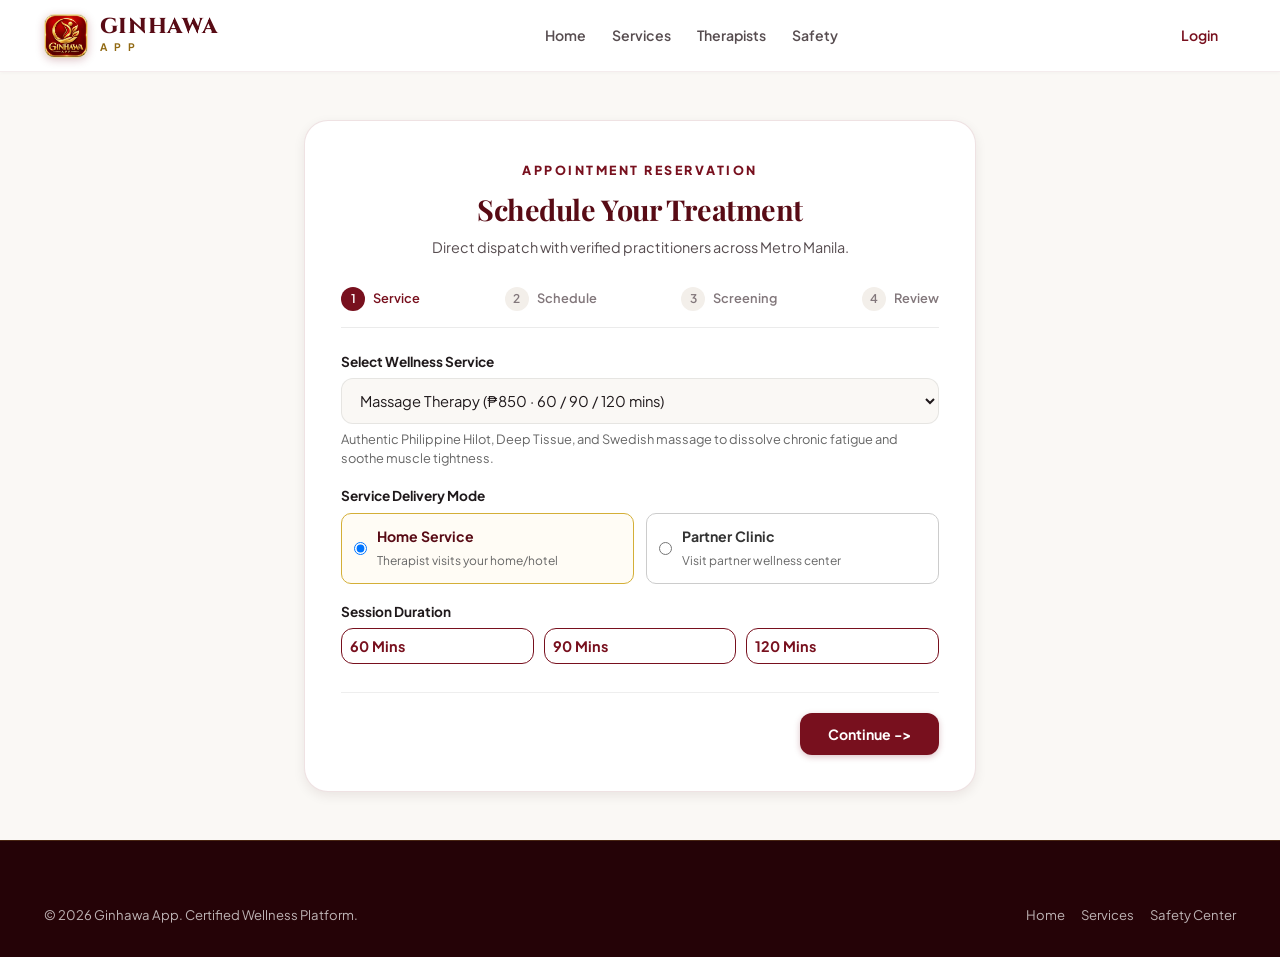
<file: public/booking.html>
<!DOCTYPE html>
<html lang="en">
<head>
  <meta charset="UTF-8" />
  <meta name="viewport" content="width=device-width, initial-scale=1.0" />
  <title>Book an Appointment — Ginhawa App</title>
  <meta name="description" content="Book your certified massage or physical therapist on Ginhawa App. Home service and clinic appointments across the Philippines." />
  
  <link rel="icon" type="image/jpeg" href="assets/logo.jpg" />
  <link rel="manifest" href="manifest.json" />
  <link rel="stylesheet" href="https://cdnjs.cloudflare.com/ajax/libs/font-awesome/6.5.1/css/all.min.css" />
  <link rel="stylesheet" href="css/style.css" />
</head>
<body style="background: #FAF8F5;">

  <!-- Top Header -->
  <header class="top-header">
    <div class="container header-inner">
      <a href="index.html" class="brand-lockup">
        <img src="assets/logo.jpg" alt="Ginhawa Emblem" class="brand-emblem" />
        <div class="brand-text">
          <span class="brand-title">GINHAWA</span>
          <span class="brand-sub">A P P</span>
        </div>
      </a>

      <nav class="nav-links">
        <a href="index.html" class="nav-link">Home</a>
        <a href="services.html" class="nav-link">Services</a>
        <a href="therapists.html" class="nav-link">Therapists</a>
        <a href="safety.html" class="nav-link">Safety</a>
      </nav>

      <div class="header-actions">
        <a href="therapist-portal.html" class="btn-login">Login</a>
      </div>
    </div>
  </header>

  <!-- Dedicated Full-Page Booking Experience -->
  <main class="container" style="padding: 48px 24px; max-width: 720px;">
    
    <div style="background: #fff; border-radius: 24px; padding: 36px; border: 1px solid var(--border-card); box-shadow: var(--shadow-md);">
      
      <div style="text-align: center; margin-bottom: 28px;">
        <span class="section-kicker">APPOINTMENT RESERVATION</span>
        <h1 style="font-size: 1.8rem; color: var(--crimson-dark); margin-bottom: 6px;">Schedule Your Treatment</h1>
        <p style="font-size: 0.9rem; color: var(--text-secondary);">
          Direct dispatch with verified practitioners across Metro Manila.
        </p>
      </div>

      <!-- Stepper Indicator -->
      <div class="modal-stepper">
        <div class="step-indicator active" id="step-indicator-1">
          <span class="step-dot">1</span>
          <span>Service</span>
        </div>
        <div class="step-indicator" id="step-indicator-2">
          <span class="step-dot">2</span>
          <span>Schedule</span>
        </div>
        <div class="step-indicator" id="step-indicator-3">
          <span class="step-dot">3</span>
          <span>Screening</span>
        </div>
        <div class="step-indicator" id="step-indicator-4">
          <span class="step-dot">4</span>
          <span>Review</span>
        </div>
      </div>

      <!-- Dynamic Step Content Form -->
      <div id="modal-step-content" style="min-height: 280px;">
        <!-- Populated by app.js updateBookingModalUI() -->
      </div>

      <!-- Action Navigation Buttons -->
      <div style="display: flex; justify-content: space-between; align-items: center; margin-top: 28px; border-top: 1px solid #eee; padding-top: 20px;">
        <button id="modal-btn-prev" type="button" class="btn-outline-gold" style="display:none; padding:10px 20px;" onclick="prevBookingStep()">
          <i class="fa-solid fa-arrow-left"></i> Previous Step
        </button>
        <div style="margin-left: auto;">
          <button id="modal-btn-next" type="button" class="btn-signup" style="padding:12px 28px;" onclick="nextBookingStep()">
            Continue <i class="fa-solid fa-arrow-right"></i>
          </button>
        </div>
      </div>

    </div>

  </main>

  <!-- Site Footer -->
  <footer class="site-footer">
    <div class="container">
      <div class="footer-bottom-row" style="border:none; padding-top:0;">
        <div>&copy; 2026 Ginhawa App. Certified Wellness Platform.</div>
        <div style="display:flex; gap:16px;">
          <a href="index.html">Home</a>
          <a href="services.html">Services</a>
          <a href="safety.html">Safety Center</a>
        </div>
      </div>
    </div>
  </footer>

  <!-- Mobile Bottom Tab Navigation -->
  <nav class="mobile-tab-bar">
    <div class="tab-bar-grid">
      <a href="index.html" class="tab-item"><i class="fa-solid fa-house"></i><span>Home</span></a>
      <a href="services.html" class="tab-item"><i class="fa-solid fa-compass"></i><span>Explore</span></a>
      <a href="booking.html" class="tab-item active"><i class="fa-solid fa-calendar-plus" style="color:var(--crimson-primary);"></i><span>Book</span></a>
      <a href="safety.html" class="tab-item"><i class="fa-solid fa-shield-halved"></i><span>Safety</span></a>
      <a href="therapist-portal.html" class="tab-item"><i class="fa-solid fa-user"></i><span>Portal</span></a>
    </div>
  </nav>

  <div id="toast-container" class="toast-container"></div>
  <script src="js/app.js"></script>
  <script>
    document.addEventListener('DOMContentLoaded', () => {
      updateBookingModalUI();
    });
  </script>
</body>
</html>
</file>
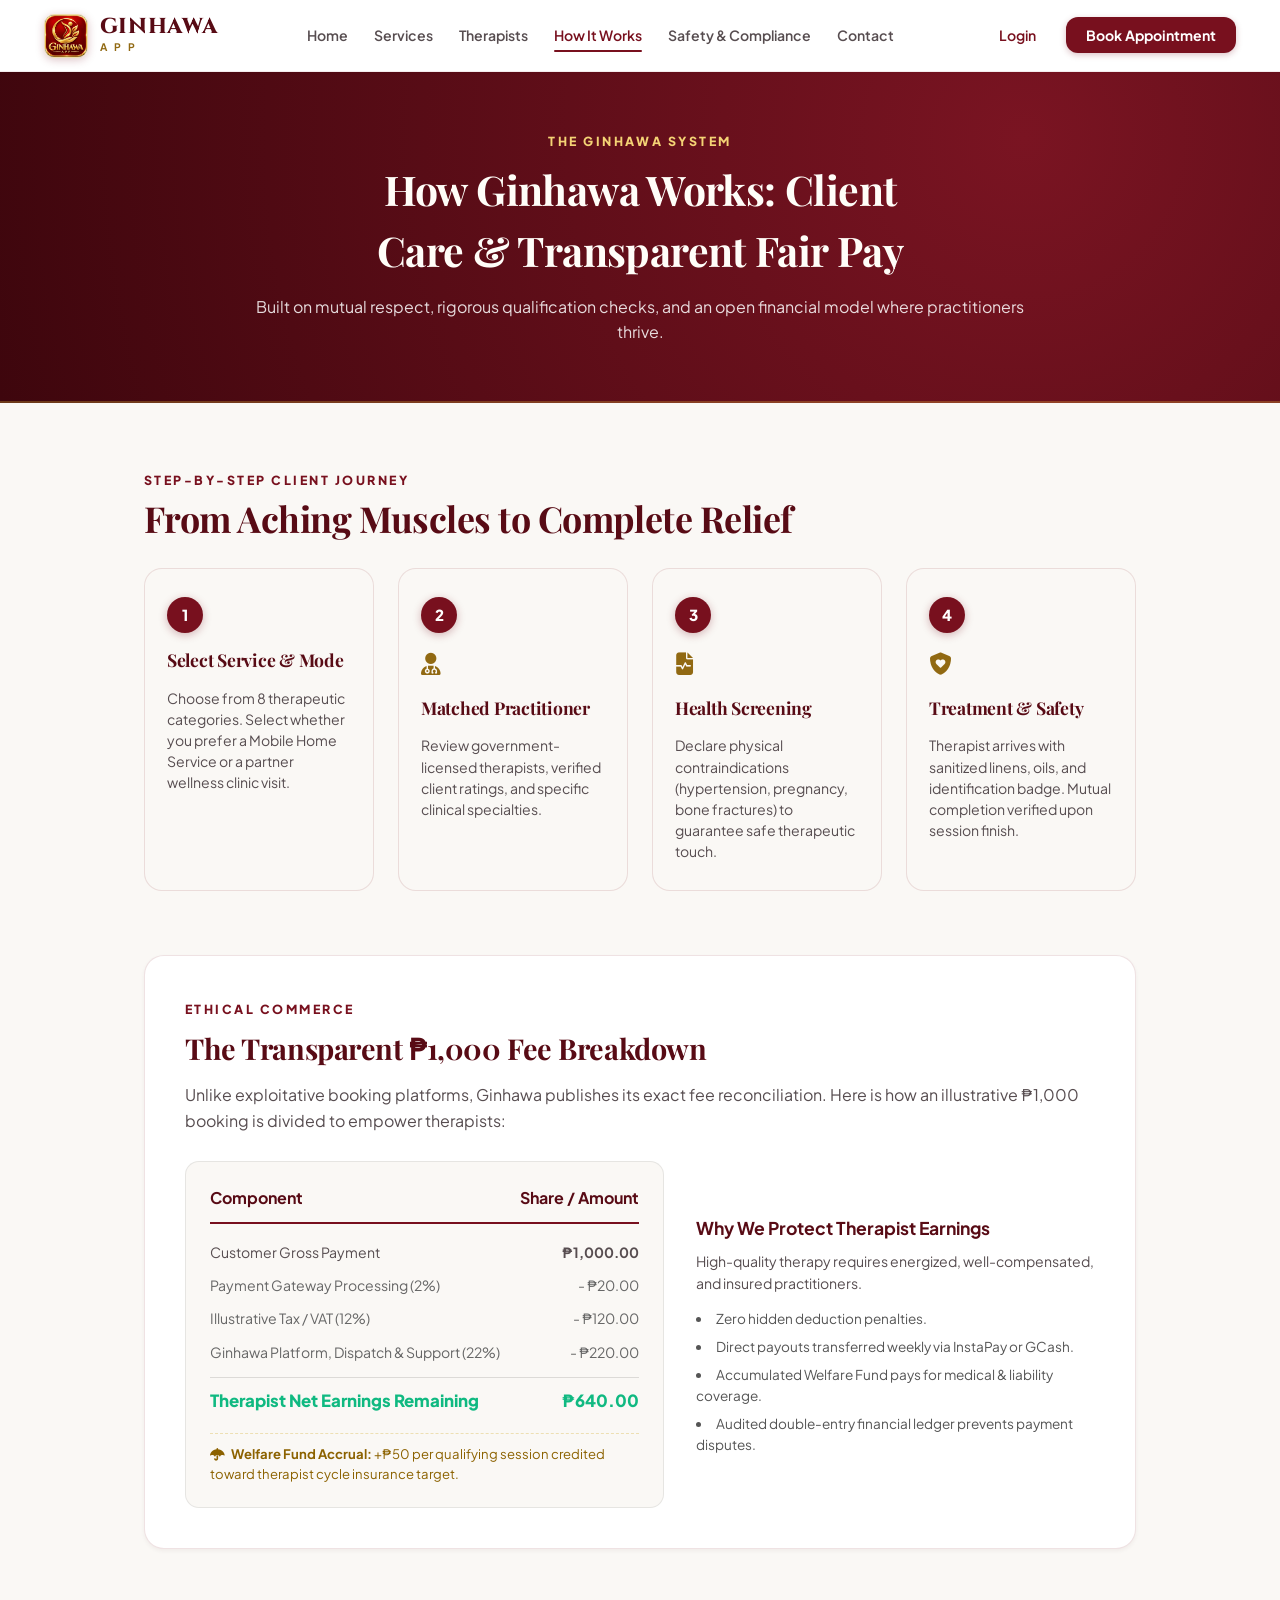
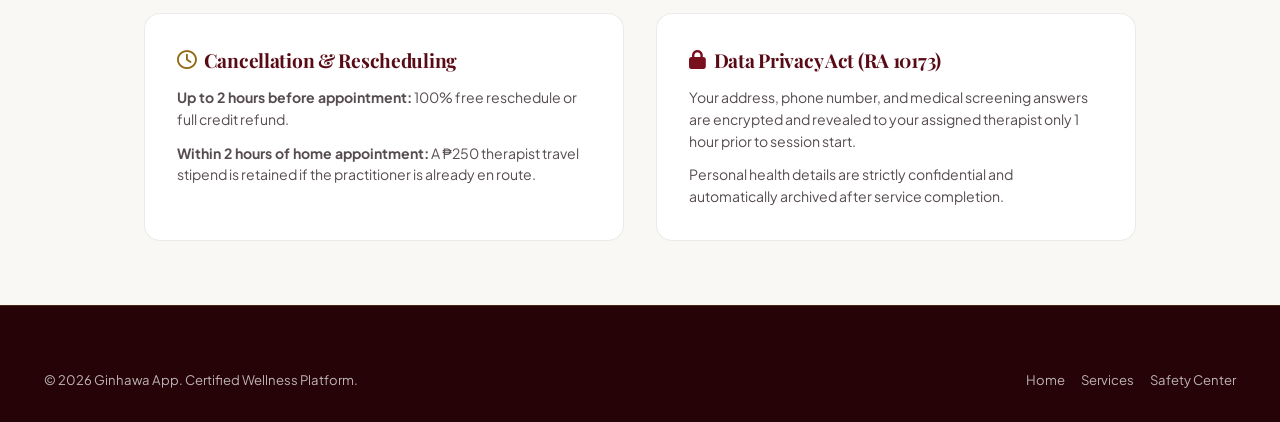
<file: public/how-it-works.html>
<!DOCTYPE html>
<html lang="en">
<head>
  <meta charset="UTF-8" />
  <meta name="viewport" content="width=device-width, initial-scale=1.0" />
  <title>How It Works & Transparent Fee Model — Ginhawa App</title>
  <meta name="description" content="Understand the complete Ginhawa booking flow, therapist qualification standards, and our transparent fee split with therapist welfare fund." />
  
  <link rel="icon" type="image/jpeg" href="assets/logo.jpg" />
  <link rel="manifest" href="manifest.json" />
  <link rel="stylesheet" href="https://cdnjs.cloudflare.com/ajax/libs/font-awesome/6.5.1/css/all.min.css" />
  <link rel="stylesheet" href="css/style.css" />
</head>
<body>

  <!-- Top Navigation Bar -->
  <header class="top-header">
    <div class="container header-inner">
      <a href="index.html" class="brand-lockup">
        <img src="assets/logo.jpg" alt="Ginhawa Emblem" class="brand-emblem" />
        <div class="brand-text">
          <span class="brand-title">GINHAWA</span>
          <span class="brand-sub">A P P</span>
        </div>
      </a>

      <nav class="nav-links">
        <a href="index.html" class="nav-link">Home</a>
        <a href="services.html" class="nav-link">Services</a>
        <a href="therapists.html" class="nav-link">Therapists</a>
        <a href="how-it-works.html" class="nav-link active">How It Works</a>
        <a href="safety.html" class="nav-link">Safety & Compliance</a>
        <a href="index.html#contact" class="nav-link">Contact</a>
      </nav>

      <div class="header-actions">
        <a href="therapist-portal.html" class="btn-login">Login</a>
        <button class="btn-signup" onclick="openBookingModal()">Book Appointment</button>
      </div>
    </div>
  </header>

  <!-- Banner -->
  <section style="background: radial-gradient(circle at 80% 20%, #7A1422, #3E060D); color: #fff; padding: 56px 0; border-bottom: 2px solid rgba(212, 175, 55, 0.3);">
    <div class="container" style="max-width: 820px; text-align: center;">
      <span class="section-kicker" style="color: var(--gold-light);">THE GINHAWA SYSTEM</span>
      <h1 style="font-size: clamp(2rem, 3.2vw, 2.8rem); margin-bottom: 12px; color: #FFFDF8;">
        How Ginhawa Works: Client Care & Transparent Fair Pay
      </h1>
      <p style="color: rgba(255, 255, 255, 0.85); font-size: 1rem; line-height: 1.6;">
        Built on mutual respect, rigorous qualification checks, and an open financial model where practitioners thrive.
      </p>
    </div>
  </section>

  <!-- Content Container -->
  <main class="container" style="padding: 64px 24px; max-width: 1040px;">

    <!-- Section 1: Client Journey -->
    <div style="margin-bottom: 64px;">
      <span class="section-kicker">STEP-BY-STEP CLIENT JOURNEY</span>
      <h2 class="section-title">From Aching Muscles to Complete Relief</h2>
      
      <div style="display: grid; grid-template-columns: repeat(auto-fit, minmax(220px, 1fr)); gap: 24px; margin-top: 28px;">
        
        <div class="step-card">
          <div class="step-number-bubble">1</div>
          <h3 class="step-title">Select Service & Mode</h3>
          <p class="step-desc">
            Choose from 8 therapeutic categories. Select whether you prefer a Mobile Home Service or a partner wellness clinic visit.
          </p>
        </div>

        <div class="step-card">
          <div class="step-number-bubble">2</div>
          <div class="step-icon-wrap" style="font-size: 1.4rem;">
            <i class="fa-solid fa-user-doctor"></i>
          </div>
          <h3 class="step-title">Matched Practitioner</h3>
          <p class="step-desc">
            Review government-licensed therapists, verified client ratings, and specific clinical specialties.
          </p>
        </div>

        <div class="step-card">
          <div class="step-number-bubble">3</div>
          <div class="step-icon-wrap" style="font-size: 1.4rem;">
            <i class="fa-solid fa-file-waveform"></i>
          </div>
          <h3 class="step-title">Health Screening</h3>
          <p class="step-desc">
            Declare physical contraindications (hypertension, pregnancy, bone fractures) to guarantee safe therapeutic touch.
          </p>
        </div>

        <div class="step-card">
          <div class="step-number-bubble">4</div>
          <div class="step-icon-wrap" style="font-size: 1.4rem;">
            <i class="fa-solid fa-shield-heart"></i>
          </div>
          <h3 class="step-title">Treatment & Safety</h3>
          <p class="step-desc">
            Therapist arrives with sanitized linens, oils, and identification badge. Mutual completion verified upon session finish.
          </p>
        </div>

      </div>
    </div>

    <!-- Section 2: Transparent Financial Architecture (Section 10 of Master Spec) -->
    <div id="fees" style="background: #fff; border-radius: 20px; border: 1px solid var(--border-card); padding: 40px; box-shadow: var(--shadow-sm); margin-bottom: 64px;">
      <span class="section-kicker">ETHICAL COMMERCE</span>
      <h2 style="font-size: 1.8rem; color: var(--crimson-dark); margin-bottom: 12px;">The Transparent ₱1,000 Fee Breakdown</h2>
      <p style="color: var(--text-secondary); line-height: 1.6; margin-bottom: 28px;">
        Unlike exploitative booking platforms, Ginhawa publishes its exact fee reconciliation. Here is how an illustrative ₱1,000 booking is divided to empower therapists:
      </p>

      <div style="display: grid; grid-template-columns: 1.2fr 1fr; gap: 32px; align-items: center;">
        
        <div style="background: var(--bg-canvas); border-radius: 14px; padding: 24px; border: 1px solid var(--border-subtle);">
          <div style="display: flex; justify-content: space-between; padding-bottom: 12px; border-bottom: 2px solid var(--crimson-primary); margin-bottom: 12px;">
            <strong style="color: var(--crimson-dark);">Component</strong>
            <strong style="color: var(--crimson-dark);">Share / Amount</strong>
          </div>
          <div class="fee-row">
            <span>Customer Gross Payment</span>
            <strong>₱1,000.00</strong>
          </div>
          <div class="fee-row" style="color: #666;">
            <span>Payment Gateway Processing (2%)</span>
            <span>- ₱20.00</span>
          </div>
          <div class="fee-row" style="color: #666;">
            <span>Illustrative Tax / VAT (12%)</span>
            <span>- ₱120.00</span>
          </div>
          <div class="fee-row" style="color: #666;">
            <span>Ginhawa Platform, Dispatch & Support (22%)</span>
            <span>- ₱220.00</span>
          </div>
          <div class="fee-row total" style="color: #10B981;">
            <span>Therapist Net Earnings Remaining</span>
            <span>₱640.00</span>
          </div>
          <div style="margin-top: 14px; padding-top: 10px; border-top: 1px dashed var(--gold-border); font-size: 0.82rem; color: #8C6200;">
            <i class="fa-solid fa-umbrella" style="margin-right: 4px;"></i>
            <strong>Welfare Fund Accrual:</strong> +₱50 per qualifying session credited toward therapist cycle insurance target.
          </div>
        </div>

        <div>
          <h4 style="font-size: 1.1rem; color: var(--crimson-dark); margin-bottom: 10px;">Why We Protect Therapist Earnings</h4>
          <p style="font-size: 0.88rem; color: var(--text-secondary); line-height: 1.55; margin-bottom: 14px;">
            High-quality therapy requires energized, well-compensated, and insured practitioners. 
          </p>
          <ul style="font-size: 0.85rem; color: #555; display: flex; flex-direction: column; gap: 8px; list-style-position: inside;">
            <li>Zero hidden deduction penalties.</li>
            <li>Direct payouts transferred weekly via InstaPay or GCash.</li>
            <li>Accumulated Welfare Fund pays for medical & liability coverage.</li>
            <li>Audited double-entry financial ledger prevents payment disputes.</li>
          </ul>
        </div>

      </div>
    </div>

    <!-- Section 3: Cancellation, Reschedule & Safety Guarantees -->
    <div style="display: grid; grid-template-columns: 1fr 1fr; gap: 32px;">
      <div style="background: #fff; padding: 32px; border-radius: 16px; border: 1px solid var(--border-subtle);">
        <h3 style="font-size: 1.2rem; color: var(--crimson-dark); margin-bottom: 12px; display: flex; align-items: center; gap: 8px;">
          <i class="fa-regular fa-clock" style="color: var(--gold-dark);"></i> Cancellation & Rescheduling
        </h3>
        <p style="font-size: 0.88rem; color: var(--text-secondary); line-height: 1.55; margin-bottom: 12px;">
          <strong>Up to 2 hours before appointment:</strong> 100% free reschedule or full credit refund.
        </p>
        <p style="font-size: 0.88rem; color: var(--text-secondary); line-height: 1.55;">
          <strong>Within 2 hours of home appointment:</strong> A ₱250 therapist travel stipend is retained if the practitioner is already en route.
        </p>
      </div>

      <div style="background: #fff; padding: 32px; border-radius: 16px; border: 1px solid var(--border-subtle);">
        <h3 style="font-size: 1.2rem; color: var(--crimson-dark); margin-bottom: 12px; display: flex; align-items: center; gap: 8px;">
          <i class="fa-solid fa-lock" style="color: var(--crimson-primary);"></i> Data Privacy Act (RA 10173)
        </h3>
        <p style="font-size: 0.88rem; color: var(--text-secondary); line-height: 1.55; margin-bottom: 12px;">
          Your address, phone number, and medical screening answers are encrypted and revealed to your assigned therapist only 1 hour prior to session start.
        </p>
        <p style="font-size: 0.88rem; color: var(--text-secondary); line-height: 1.55;">
          Personal health details are strictly confidential and automatically archived after service completion.
        </p>
      </div>
    </div>

  </main>

  <!-- Site Footer -->
  <footer class="site-footer">
    <div class="container">
      <div class="footer-bottom-row" style="border:none; padding-top:0;">
        <div>&copy; 2026 Ginhawa App. Certified Wellness Platform.</div>
        <div style="display:flex; gap:16px;">
          <a href="index.html">Home</a>
          <a href="services.html">Services</a>
          <a href="safety.html">Safety Center</a>
        </div>
      </div>
    </div>
  </footer>

  <!-- Mobile Bottom Tab Navigation -->
  <nav class="mobile-tab-bar">
    <div class="tab-bar-grid">
      <a href="index.html" class="tab-item"><i class="fa-solid fa-house"></i><span>Home</span></a>
      <a href="services.html" class="tab-item"><i class="fa-solid fa-compass"></i><span>Explore</span></a>
      <a href="javascript:void(0)" class="tab-item" onclick="openBookingModal()"><i class="fa-solid fa-calendar-plus" style="color:var(--crimson-primary);"></i><span>Book</span></a>
      <a href="safety.html" class="tab-item"><i class="fa-solid fa-shield-halved"></i><span>Safety</span></a>
      <a href="therapist-portal.html" class="tab-item"><i class="fa-solid fa-user"></i><span>Portal</span></a>
    </div>
  </nav>

  <!-- Include App Modal & Script -->
  <div id="booking-modal-overlay" class="modal-overlay">
    <div class="modal-dialog">
      <div class="modal-header">
        <h3 id="modal-title">Book Ginhawa Appointment</h3>
        <button id="booking-modal-close" class="modal-close-btn"><i class="fa-solid fa-xmark"></i></button>
      </div>
      <div class="modal-body">
        <div class="modal-stepper">
          <div class="step-indicator active" id="step-indicator-1"><span class="step-dot">1</span><span>Service</span></div>
          <div class="step-indicator" id="step-indicator-2"><span class="step-dot">2</span><span>Schedule</span></div>
          <div class="step-indicator" id="step-indicator-3"><span class="step-dot">3</span><span>Screening</span></div>
          <div class="step-indicator" id="step-indicator-4"><span class="step-dot">4</span><span>Review</span></div>
        </div>
        <div id="modal-step-content"></div>
        <div style="display:flex; justify-content:space-between; margin-top:20px; border-top:1px solid #eee; padding-top:16px;">
          <button id="modal-btn-prev" type="button" class="btn-outline-gold" style="display:none; padding:8px 18px;">Back</button>
          <div style="margin-left:auto;">
            <button id="modal-btn-next" type="button" class="btn-signup">Continue</button>
          </div>
        </div>
      </div>
    </div>
  </div>

  <div id="toast-container" class="toast-container"></div>
  <script src="js/app.js"></script>
</body>
</html>
</file>
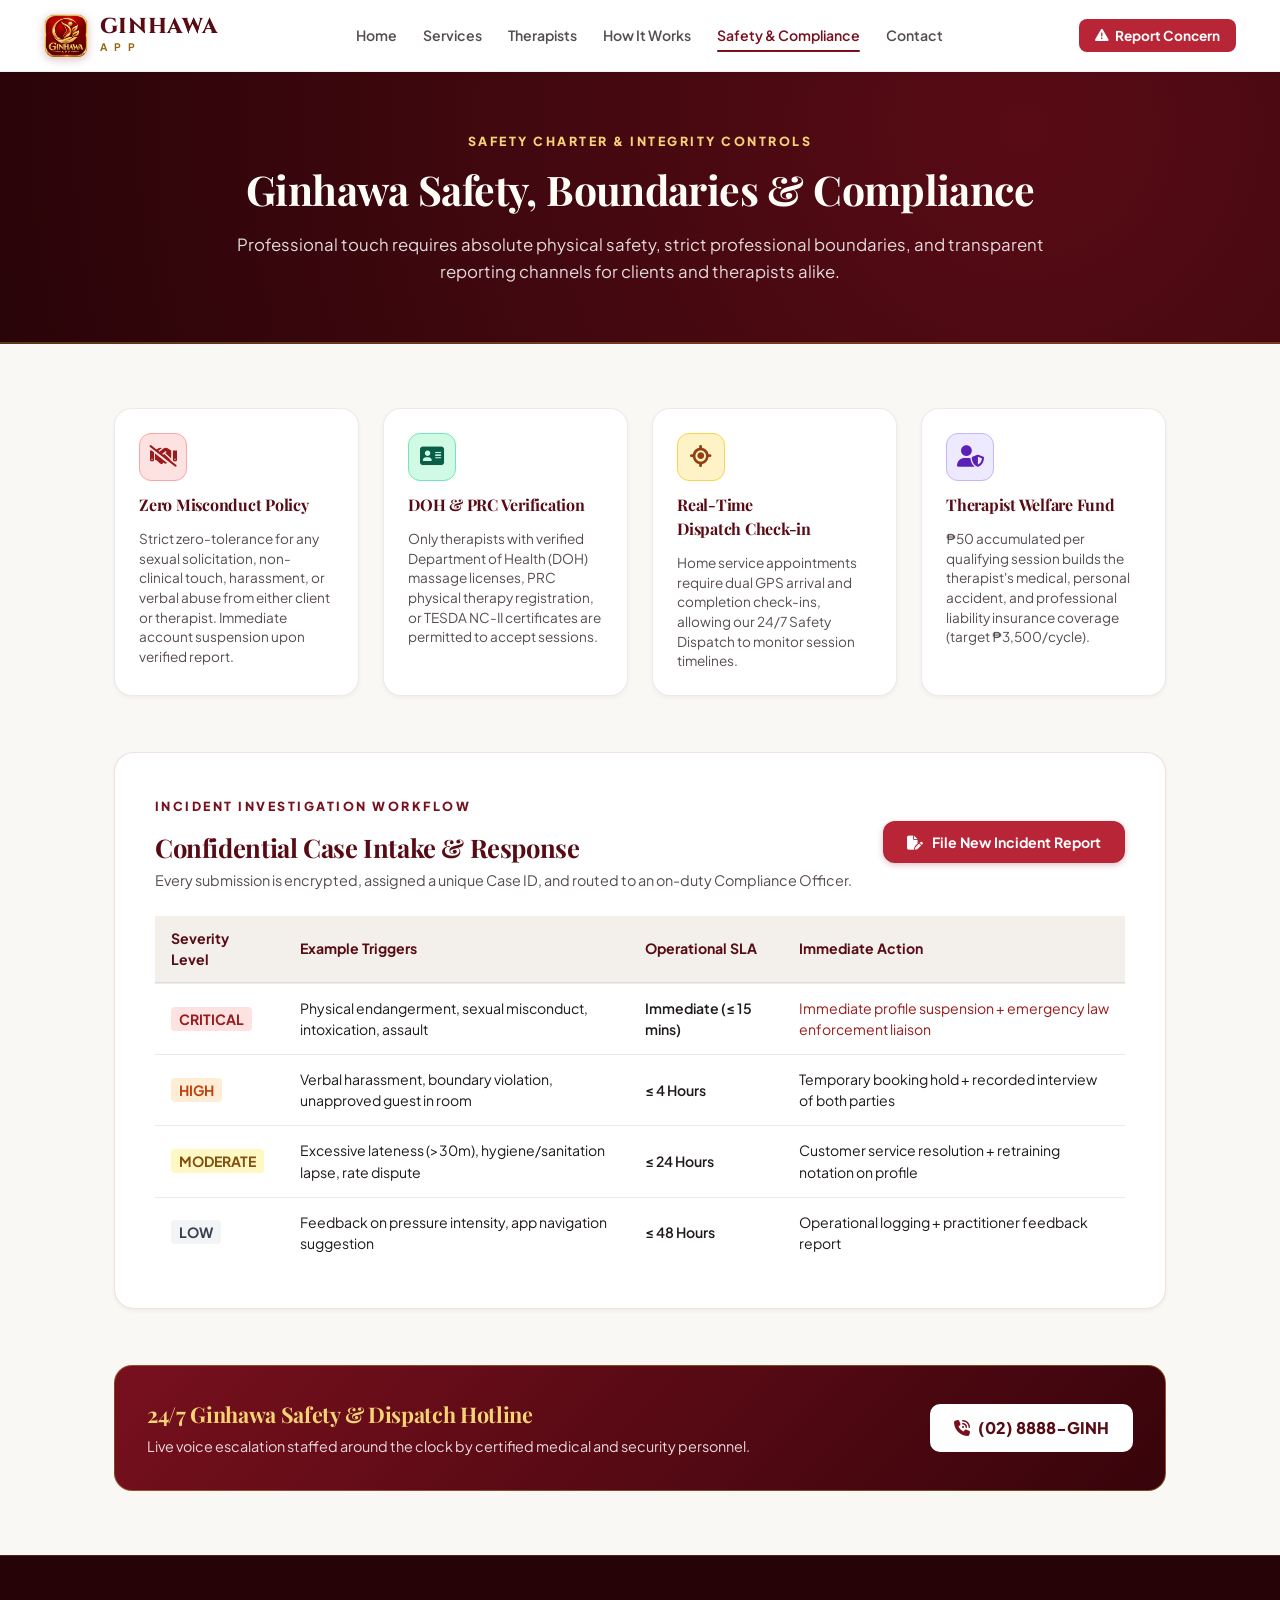
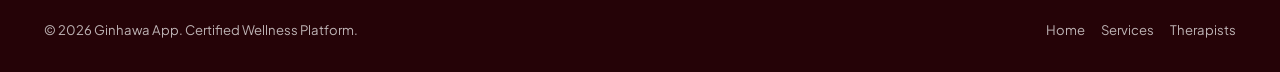
<file: public/safety.html>
<!DOCTYPE html>
<html lang="en">
<head>
  <meta charset="UTF-8" />
  <meta name="viewport" content="width=device-width, initial-scale=1.0" />
  <title>Safety & Compliance Center — Ginhawa App</title>
  <meta name="description" content="Ginhawa App safety protocols, zero-tolerance misconduct policies, emergency reporting, and therapist welfare insurance monitoring." />
  
  <link rel="icon" type="image/jpeg" href="assets/logo.jpg" />
  <link rel="manifest" href="manifest.json" />
  <link rel="stylesheet" href="https://cdnjs.cloudflare.com/ajax/libs/font-awesome/6.5.1/css/all.min.css" />
  <link rel="stylesheet" href="css/style.css" />
</head>
<body>

  <!-- Top Navigation Bar -->
  <header class="top-header">
    <div class="container header-inner">
      <a href="index.html" class="brand-lockup">
        <img src="assets/logo.jpg" alt="Ginhawa Emblem" class="brand-emblem" />
        <div class="brand-text">
          <span class="brand-title">GINHAWA</span>
          <span class="brand-sub">A P P</span>
        </div>
      </a>

      <nav class="nav-links">
        <a href="index.html" class="nav-link">Home</a>
        <a href="services.html" class="nav-link">Services</a>
        <a href="therapists.html" class="nav-link">Therapists</a>
        <a href="how-it-works.html" class="nav-link">How It Works</a>
        <a href="safety.html" class="nav-link active">Safety & Compliance</a>
        <a href="index.html#contact" class="nav-link">Contact</a>
      </nav>

      <div class="header-actions">
        <button onclick="openSafetyModal()" style="background:#B82537; color:#fff; padding:8px 16px; border-radius:8px; font-weight:700; font-size:0.85rem; display:flex; align-items:center; gap:6px;">
          <i class="fa-solid fa-triangle-exclamation"></i> Report Concern
        </button>
      </div>
    </div>
  </header>

  <!-- Banner -->
  <section style="background: radial-gradient(circle at 80% 20%, #580B15, #290408); color: #fff; padding: 56px 0; border-bottom: 2px solid rgba(212, 175, 55, 0.3);">
    <div class="container" style="max-width: 860px; text-align: center;">
      <span class="section-kicker" style="color: var(--gold-light);">SAFETY CHARTER & INTEGRITY CONTROLS</span>
      <h1 style="font-size: clamp(2rem, 3.2vw, 2.8rem); margin-bottom: 12px; color: #FFFDF8;">
        Ginhawa Safety, Boundaries & Compliance
      </h1>
      <p style="color: rgba(255, 255, 255, 0.85); font-size: 1.05rem; line-height: 1.6;">
        Professional touch requires absolute physical safety, strict professional boundaries, and transparent reporting channels for clients and therapists alike.
      </p>
    </div>
  </section>

  <!-- Main Safety Grid -->
  <main class="container" style="padding: 64px 24px; max-width: 1100px;">
    
    <!-- 4 Pillar Safety Matrix -->
    <div style="display: grid; grid-template-columns: repeat(auto-fit, minmax(240px, 1fr)); gap: 24px; margin-bottom: 56px;">
      
      <div class="trust-pillar-card" style="padding: 24px;">
        <div class="pillar-icon-box" style="background:#FEE2E2; color:#991B1B; border-color:#FCA5A5;">
          <i class="fa-solid fa-handshake-slash"></i>
        </div>
        <h3 class="pillar-title">Zero Misconduct Policy</h3>
        <p class="pillar-desc">
          Strict zero-tolerance for any sexual solicitation, non-clinical touch, harassment, or verbal abuse from either client or therapist. Immediate account suspension upon verified report.
        </p>
      </div>

      <div class="trust-pillar-card" style="padding: 24px;">
        <div class="pillar-icon-box" style="background:#D1FAE5; color:#065F46; border-color:#6EE7B7;">
          <i class="fa-solid fa-address-card"></i>
        </div>
        <h3 class="pillar-title">DOH & PRC Verification</h3>
        <p class="pillar-desc">
          Only therapists with verified Department of Health (DOH) massage licenses, PRC physical therapy registration, or TESDA NC-II certificates are permitted to accept sessions.
        </p>
      </div>

      <div class="trust-pillar-card" style="padding: 24px;">
        <div class="pillar-icon-box" style="background:#FEF3C7; color:#92400E; border-color:#FCD34D;">
          <i class="fa-solid fa-location-crosshairs"></i>
        </div>
        <h3 class="pillar-title">Real-Time Dispatch Check-in</h3>
        <p class="pillar-desc">
          Home service appointments require dual GPS arrival and completion check-ins, allowing our 24/7 Safety Dispatch to monitor session timelines.
        </p>
      </div>

      <div class="trust-pillar-card" style="padding: 24px;">
        <div class="pillar-icon-box" style="background:#EDE9FE; color:#5B21B6; border-color:#C4B5FD;">
          <i class="fa-solid fa-user-shield"></i>
        </div>
        <h3 class="pillar-title">Therapist Welfare Fund</h3>
        <p class="pillar-desc">
          ₱50 accumulated per qualifying session builds the therapist's medical, personal accident, and professional liability insurance coverage (target ₱3,500/cycle).
        </p>
      </div>

    </div>

    <!-- Active Incident Triage & Reporting Section -->
    <div style="background: #fff; border-radius: 20px; border: 1px solid var(--border-card); padding: 40px; box-shadow: var(--shadow-sm); margin-bottom: 56px;">
      <div style="display: flex; justify-content: space-between; align-items: center; flex-wrap: wrap; gap: 16px; margin-bottom: 24px;">
        <div>
          <span class="section-kicker">INCIDENT INVESTIGATION WORKFLOW</span>
          <h2 style="font-size: 1.6rem; color: var(--crimson-dark); margin: 4px 0;">Confidential Case Intake & Response</h2>
          <p style="font-size: 0.9rem; color: var(--text-secondary);">
            Every submission is encrypted, assigned a unique Case ID, and routed to an on-duty Compliance Officer.
          </p>
        </div>
        <button onclick="openSafetyModal()" class="btn-signup" style="background: #B82537; padding: 12px 24px;">
          <i class="fa-solid fa-file-pen" style="margin-right: 6px;"></i> File New Incident Report
        </button>
      </div>

      <!-- Severity Levels Table -->
      <div style="overflow-x: auto;">
        <table style="width: 100%; border-collapse: collapse; font-size: 0.88rem; text-align: left;">
          <thead>
            <tr style="background: var(--bg-surface-subtle); border-bottom: 2px solid var(--border-subtle);">
              <th style="padding: 12px 16px; color: var(--crimson-dark);">Severity Level</th>
              <th style="padding: 12px 16px; color: var(--crimson-dark);">Example Triggers</th>
              <th style="padding: 12px 16px; color: var(--crimson-dark);">Operational SLA</th>
              <th style="padding: 12px 16px; color: var(--crimson-dark);">Immediate Action</th>
            </tr>
          </thead>
          <tbody>
            <tr style="border-bottom: 1px solid var(--border-subtle);">
              <td style="padding: 14px 16px; font-weight: 700; color: #991B1B;">
                <span style="background: #FEE2E2; padding: 3px 8px; border-radius: 4px;">CRITICAL</span>
              </td>
              <td style="padding: 14px 16px;">Physical endangerment, sexual misconduct, intoxication, assault</td>
              <td style="padding: 14px 16px; font-weight: 600;">Immediate (&le; 15 mins)</td>
              <td style="padding: 14px 16px; color: #991B1B;">Immediate profile suspension + emergency law enforcement liaison</td>
            </tr>
            <tr style="border-bottom: 1px solid var(--border-subtle);">
              <td style="padding: 14px 16px; font-weight: 700; color: #C2410C;">
                <span style="background: #FFEDD5; padding: 3px 8px; border-radius: 4px;">HIGH</span>
              </td>
              <td style="padding: 14px 16px;">Verbal harassment, boundary violation, unapproved guest in room</td>
              <td style="padding: 14px 16px; font-weight: 600;">&le; 4 Hours</td>
              <td style="padding: 14px 16px;">Temporary booking hold + recorded interview of both parties</td>
            </tr>
            <tr style="border-bottom: 1px solid var(--border-subtle);">
              <td style="padding: 14px 16px; font-weight: 700; color: #854D0E;">
                <span style="background: #FEF9C3; padding: 3px 8px; border-radius: 4px;">MODERATE</span>
              </td>
              <td style="padding: 14px 16px;">Excessive lateness (>30m), hygiene/sanitation lapse, rate dispute</td>
              <td style="padding: 14px 16px; font-weight: 600;">&le; 24 Hours</td>
              <td style="padding: 14px 16px;">Customer service resolution + retraining notation on profile</td>
            </tr>
            <tr>
              <td style="padding: 14px 16px; font-weight: 700; color: #374151;">
                <span style="background: #F3F4F6; padding: 3px 8px; border-radius: 4px;">LOW</span>
              </td>
              <td style="padding: 14px 16px;">Feedback on pressure intensity, app navigation suggestion</td>
              <td style="padding: 14px 16px; font-weight: 600;">&le; 48 Hours</td>
              <td style="padding: 14px 16px;">Operational logging + practitioner feedback report</td>
            </tr>
          </tbody>
        </table>
      </div>
    </div>

    <!-- Emergency Hotline Banner -->
    <div style="background: linear-gradient(135deg, #78101E 0%, #38040B 100%); color: #fff; padding: 32px; border-radius: 18px; border: 1px solid rgba(212, 175, 55, 0.4); display: flex; align-items: center; justify-content: space-between; flex-wrap: wrap; gap: 20px;">
      <div>
        <h3 style="font-size: 1.35rem; color: var(--gold-light); margin-bottom: 6px;">24/7 Ginhawa Safety & Dispatch Hotline</h3>
        <p style="font-size: 0.9rem; color: rgba(255, 255, 255, 0.85);">
          Live voice escalation staffed around the clock by certified medical and security personnel.
        </p>
      </div>
      <div style="display: flex; gap: 12px; align-items: center;">
        <a href="tel:+63288884464" style="background: #fff; color: var(--crimson-dark); padding: 12px 24px; border-radius: 10px; font-weight: 800; font-size: 1rem; display: flex; align-items: center; gap: 8px;">
          <i class="fa-solid fa-phone-volume" style="color: var(--crimson-primary);"></i> (02) 8888-GINH
        </a>
      </div>
    </div>

  </main>

  <!-- Site Footer -->
  <footer class="site-footer">
    <div class="container">
      <div class="footer-bottom-row" style="border:none; padding-top:0;">
        <div>&copy; 2026 Ginhawa App. Certified Wellness Platform.</div>
        <div style="display:flex; gap:16px;">
          <a href="index.html">Home</a>
          <a href="services.html">Services</a>
          <a href="therapists.html">Therapists</a>
        </div>
      </div>
    </div>
  </footer>

  <!-- Mobile Bottom Tab Navigation -->
  <nav class="mobile-tab-bar">
    <div class="tab-bar-grid">
      <a href="index.html" class="tab-item"><i class="fa-solid fa-house"></i><span>Home</span></a>
      <a href="services.html" class="tab-item"><i class="fa-solid fa-compass"></i><span>Explore</span></a>
      <a href="javascript:void(0)" class="tab-item" onclick="openBookingModal()"><i class="fa-solid fa-calendar-plus" style="color:var(--crimson-primary);"></i><span>Book</span></a>
      <a href="safety.html" class="tab-item active"><i class="fa-solid fa-shield-halved"></i><span>Safety</span></a>
      <a href="therapist-portal.html" class="tab-item"><i class="fa-solid fa-user"></i><span>Portal</span></a>
    </div>
  </nav>

  <!-- Incident Modal -->
  <div id="safety-modal-overlay" class="modal-overlay">
    <div class="modal-dialog" style="max-width:520px;">
      <div class="modal-header" style="background: linear-gradient(135deg, #78101E 0%, #38040B 100%);">
        <div style="display:flex; align-items:center; gap:10px;">
          <i class="fa-solid fa-shield-halved" style="color:var(--gold-light);"></i>
          <h3>Safety Incident & Concern Intake</h3>
        </div>
        <button onclick="closeSafetyModal()" class="modal-close-btn"><i class="fa-solid fa-xmark"></i></button>
      </div>
      <div class="modal-body">
        <form onsubmit="submitSafetyReport(event)">
          <div class="form-group">
            <label class="form-label">Category of Concern</label>
            <select id="incident-category" class="form-select" required>
              <option value="Professional Misconduct">Professional Misconduct / Boundary Breach</option>
              <option value="Harassment / Unsafe Behavior">Harassment or Unsafe Behavior</option>
              <option value="Attendance / Lateness">Attendance / Excessive Lateness</option>
              <option value="Sanitation & Hygiene">Sanitation or Health Screening Issue</option>
              <option value="Billing / Payment Dispute">Payment / Overcharge Dispute</option>
            </select>
          </div>
          <div class="form-group">
            <label class="form-label">Triage Urgency</label>
            <select id="incident-severity" class="form-select">
              <option value="Low">Low (Informational / Feedback)</option>
              <option value="Moderate" selected>Moderate (Within 24h Follow-up)</option>
              <option value="High">High (Within 4h Investigation)</option>
              <option value="Critical">Critical (Immediate Account Restriction)</option>
            </select>
          </div>
          <div class="form-group">
            <label class="form-label">Incident Description & Location Details</label>
            <textarea class="form-textarea" rows="3" placeholder="Please describe details..." required></textarea>
          </div>
          <div class="form-group">
            <label class="form-label">Your Phone Number</label>
            <input type="tel" class="form-input" placeholder="+63 9XX XXX XXXX" required />
          </div>
          <div style="display:flex; justify-content:flex-end; gap:10px; margin-top:20px;">
            <button type="button" onclick="closeSafetyModal()" class="btn-outline-gold" style="padding:8px 16px;">Cancel</button>
            <button type="submit" class="btn-signup" style="background:#B82537; padding:9px 20px;">Submit Confidential Report</button>
          </div>
        </form>
      </div>
    </div>
  </div>

  <div id="toast-container" class="toast-container"></div>
  <script src="js/app.js"></script>
</body>
</html>
</file>
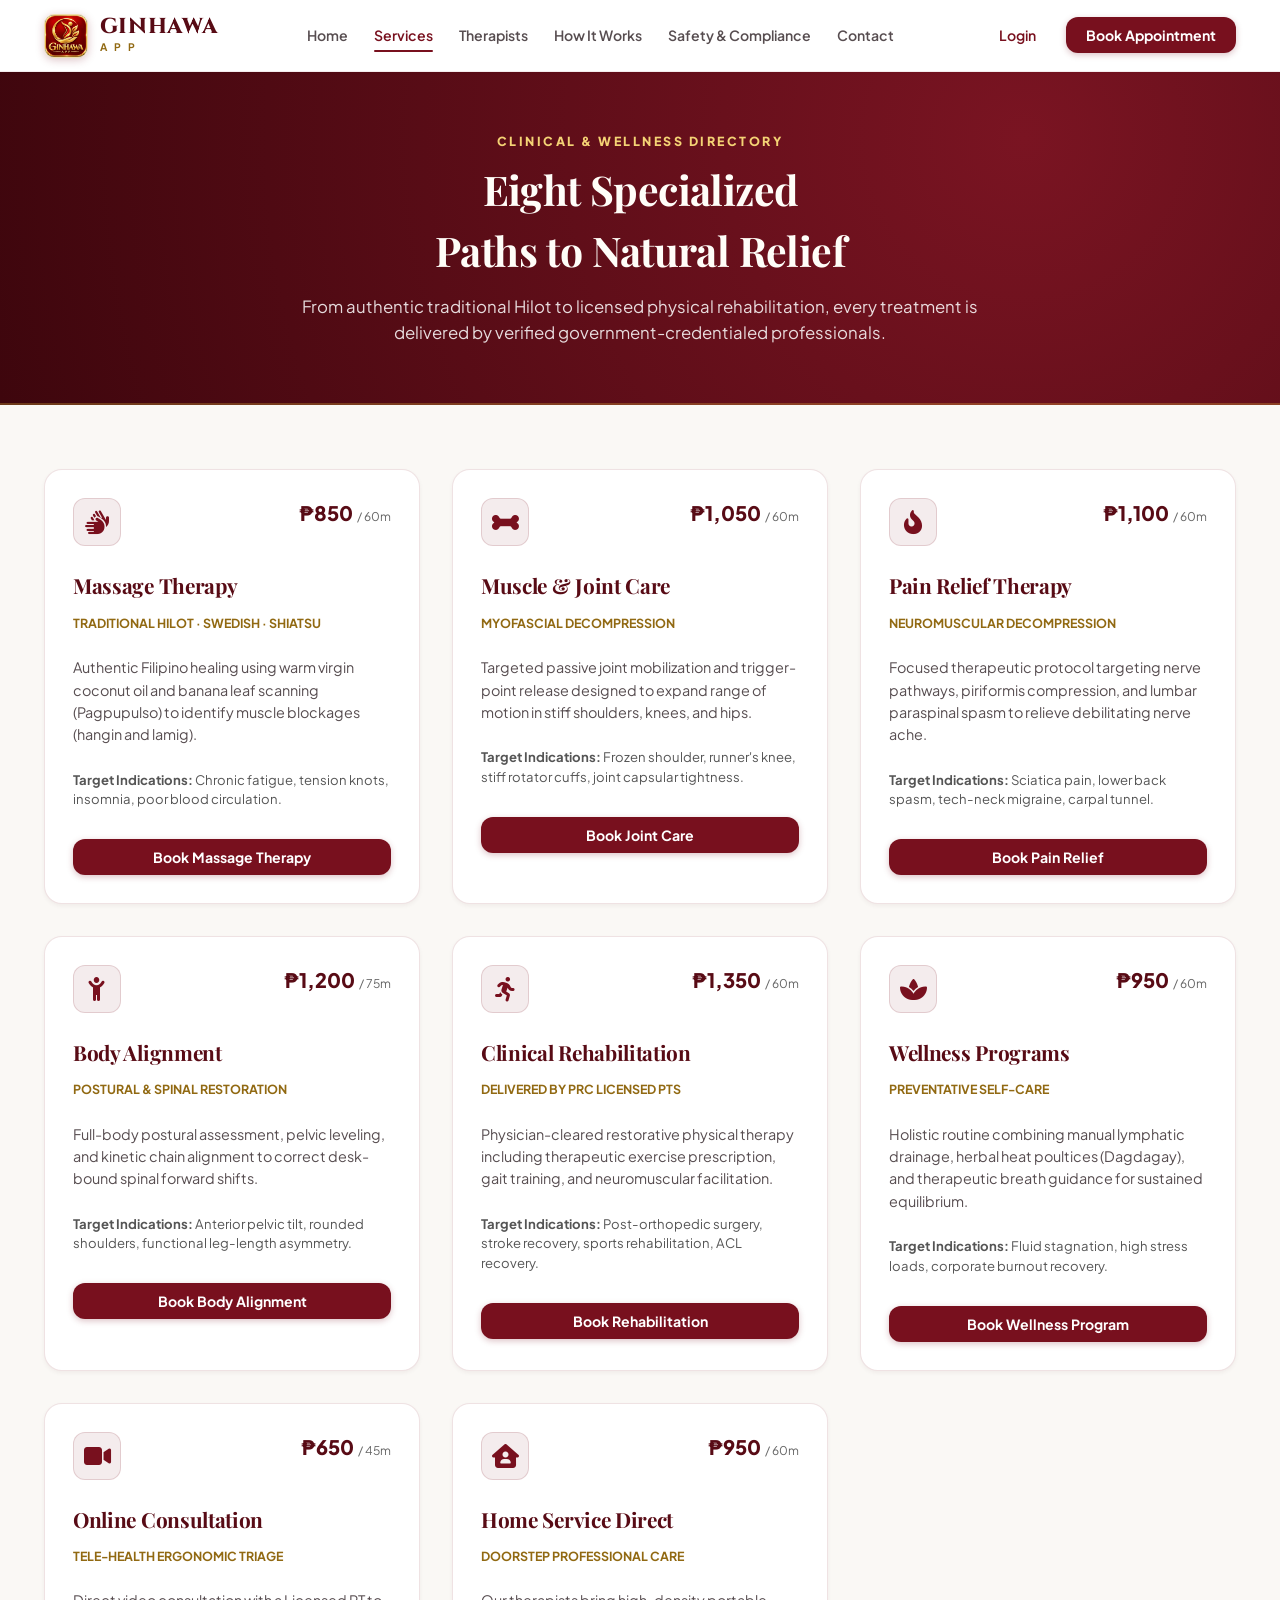
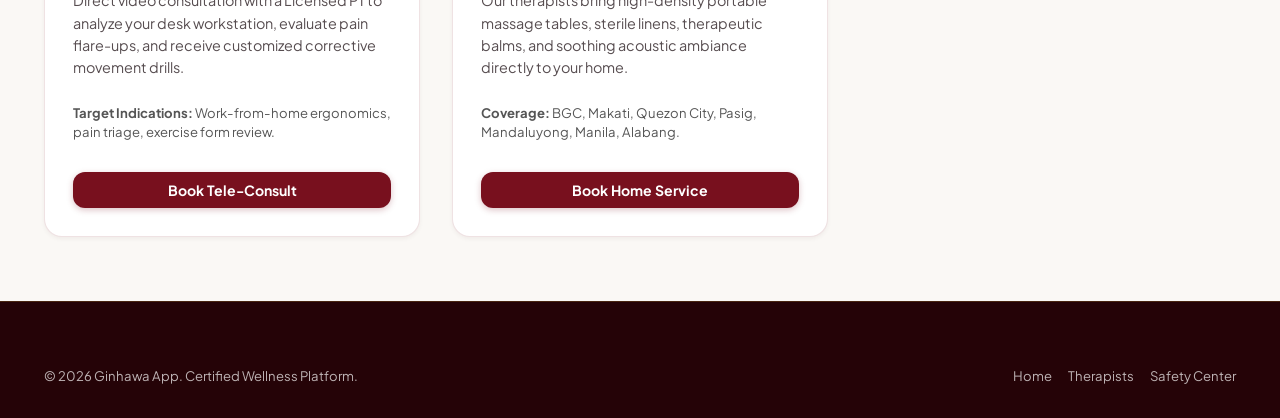
<file: public/services.html>
<!DOCTYPE html>
<html lang="en">
<head>
  <meta charset="UTF-8" />
  <meta name="viewport" content="width=device-width, initial-scale=1.0" />
  <title>Services Catalog — Ginhawa App</title>
  <meta name="description" content="Explore our 8 therapeutic wellness services: Massage Therapy, Muscle & Joint Care, Pain Relief, Body Alignment, Rehabilitation, Wellness Programs, and Home Service." />
  
  <link rel="icon" type="image/jpeg" href="assets/logo.jpg" />
  <link rel="manifest" href="manifest.json" />
  <link rel="stylesheet" href="https://cdnjs.cloudflare.com/ajax/libs/font-awesome/6.5.1/css/all.min.css" />
  <link rel="stylesheet" href="css/style.css" />
</head>
<body>

  <!-- Top Navigation Bar -->
  <header class="top-header">
    <div class="container header-inner">
      <a href="index.html" class="brand-lockup">
        <img src="assets/logo.jpg" alt="Ginhawa Emblem" class="brand-emblem" />
        <div class="brand-text">
          <span class="brand-title">GINHAWA</span>
          <span class="brand-sub">A P P</span>
        </div>
      </a>

      <nav class="nav-links">
        <a href="index.html" class="nav-link">Home</a>
        <a href="services.html" class="nav-link active">Services</a>
        <a href="therapists.html" class="nav-link">Therapists</a>
        <a href="how-it-works.html" class="nav-link">How It Works</a>
        <a href="safety.html" class="nav-link">Safety & Compliance</a>
        <a href="index.html#contact" class="nav-link">Contact</a>
      </nav>

      <div class="header-actions">
        <a href="therapist-portal.html" class="btn-login">Login</a>
        <button class="btn-signup" onclick="openBookingModal()">Book Appointment</button>
      </div>
    </div>
  </header>

  <!-- Page Header Banner -->
  <section style="background: radial-gradient(circle at 80% 20%, #7A1422, #3E060D); color: #fff; padding: 56px 0; border-bottom: 2px solid rgba(212, 175, 55, 0.3);">
    <div class="container" style="text-align: center; max-width: 780px;">
      <span class="section-kicker" style="color: var(--gold-light);">CLINICAL & WELLNESS DIRECTORY</span>
      <h1 style="font-size: clamp(2rem, 3.2vw, 2.8rem); margin-bottom: 12px; color: #FFFDF8;">
        Eight Specialized Paths to Natural Relief
      </h1>
      <p style="color: rgba(255, 255, 255, 0.85); font-size: 1.05rem; line-height: 1.6;">
        From authentic traditional Hilot to licensed physical rehabilitation, every treatment is delivered by verified government-credentialed professionals.
      </p>
    </div>
  </section>

  <!-- Main Services Grid -->
  <main class="container" style="padding: 64px 24px;">
    
    <div style="display: grid; grid-template-columns: repeat(auto-fill, minmax(360px, 1fr)); gap: 32px;">
      
      <!-- 1. Massage Therapy -->
      <article class="trust-pillar-card" style="padding: 28px; background: #fff; border-radius: 18px; border: 1px solid var(--border-card); box-shadow: var(--shadow-sm);">
        <div style="display: flex; justify-content: space-between; align-items: flex-start; width: 100%;">
          <div class="pillar-icon-box" style="font-size: 1.5rem;">
            <i class="fa-solid fa-hands"></i>
          </div>
          <span style="font-weight: 800; font-size: 1.25rem; color: var(--crimson-dark);">₱850 <small style="font-size: 0.75rem; font-weight: normal; color: #666;">/ 60m</small></span>
        </div>
        <h2 style="font-size: 1.3rem; color: var(--crimson-dark); margin-top: 12px;">Massage Therapy</h2>
        <span style="font-size: 0.78rem; font-weight: 700; color: var(--gold-dark); text-transform: uppercase;">Traditional Hilot · Swedish · Shiatsu</span>
        <p style="font-size: 0.9rem; color: var(--text-secondary); line-height: 1.55; margin: 12px 0;">
          Authentic Filipino healing using warm virgin coconut oil and banana leaf scanning (Pagpupulso) to identify muscle blockages (hangin and lamig).
        </p>
        <div style="margin-bottom: 18px; font-size: 0.82rem; color: #555;">
          <strong>Target Indications:</strong> Chronic fatigue, tension knots, insomnia, poor blood circulation.
        </div>
        <button class="btn-signup" style="width: 100%; text-align: center;" onclick="openBookingModal('massage-therapy')">
          Book Massage Therapy
        </button>
      </article>

      <!-- 2. Muscle & Joint Care -->
      <article class="trust-pillar-card" style="padding: 28px; background: #fff; border-radius: 18px; border: 1px solid var(--border-card); box-shadow: var(--shadow-sm);">
        <div style="display: flex; justify-content: space-between; align-items: flex-start; width: 100%;">
          <div class="pillar-icon-box" style="font-size: 1.5rem;">
            <i class="fa-solid fa-bone"></i>
          </div>
          <span style="font-weight: 800; font-size: 1.25rem; color: var(--crimson-dark);">₱1,050 <small style="font-size: 0.75rem; font-weight: normal; color: #666;">/ 60m</small></span>
        </div>
        <h2 style="font-size: 1.3rem; color: var(--crimson-dark); margin-top: 12px;">Muscle & Joint Care</h2>
        <span style="font-size: 0.78rem; font-weight: 700; color: var(--gold-dark); text-transform: uppercase;">Myofascial Decompression</span>
        <p style="font-size: 0.9rem; color: var(--text-secondary); line-height: 1.55; margin: 12px 0;">
          Targeted passive joint mobilization and trigger-point release designed to expand range of motion in stiff shoulders, knees, and hips.
        </p>
        <div style="margin-bottom: 18px; font-size: 0.82rem; color: #555;">
          <strong>Target Indications:</strong> Frozen shoulder, runner's knee, stiff rotator cuffs, joint capsular tightness.
        </div>
        <button class="btn-signup" style="width: 100%; text-align: center;" onclick="openBookingModal('muscle-joint-care')">
          Book Joint Care
        </button>
      </article>

      <!-- 3. Pain Relief -->
      <article class="trust-pillar-card" style="padding: 28px; background: #fff; border-radius: 18px; border: 1px solid var(--border-card); box-shadow: var(--shadow-sm);">
        <div style="display: flex; justify-content: space-between; align-items: flex-start; width: 100%;">
          <div class="pillar-icon-box" style="font-size: 1.5rem;">
            <i class="fa-solid fa-fire-flame-curved"></i>
          </div>
          <span style="font-weight: 800; font-size: 1.25rem; color: var(--crimson-dark);">₱1,100 <small style="font-size: 0.75rem; font-weight: normal; color: #666;">/ 60m</small></span>
        </div>
        <h2 style="font-size: 1.3rem; color: var(--crimson-dark); margin-top: 12px;">Pain Relief Therapy</h2>
        <span style="font-size: 0.78rem; font-weight: 700; color: var(--gold-dark); text-transform: uppercase;">Neuromuscular Decompression</span>
        <p style="font-size: 0.9rem; color: var(--text-secondary); line-height: 1.55; margin: 12px 0;">
          Focused therapeutic protocol targeting nerve pathways, piriformis compression, and lumbar paraspinal spasm to relieve debilitating nerve ache.
        </p>
        <div style="margin-bottom: 18px; font-size: 0.82rem; color: #555;">
          <strong>Target Indications:</strong> Sciatica pain, lower back spasm, tech-neck migraine, carpal tunnel.
        </div>
        <button class="btn-signup" style="width: 100%; text-align: center;" onclick="openBookingModal('pain-relief')">
          Book Pain Relief
        </button>
      </article>

      <!-- 4. Body Alignment -->
      <article class="trust-pillar-card" style="padding: 28px; background: #fff; border-radius: 18px; border: 1px solid var(--border-card); box-shadow: var(--shadow-sm);">
        <div style="display: flex; justify-content: space-between; align-items: flex-start; width: 100%;">
          <div class="pillar-icon-box" style="font-size: 1.5rem;">
            <i class="fa-solid fa-child-reaching"></i>
          </div>
          <span style="font-weight: 800; font-size: 1.25rem; color: var(--crimson-dark);">₱1,200 <small style="font-size: 0.75rem; font-weight: normal; color: #666;">/ 75m</small></span>
        </div>
        <h2 style="font-size: 1.3rem; color: var(--crimson-dark); margin-top: 12px;">Body Alignment</h2>
        <span style="font-size: 0.78rem; font-weight: 700; color: var(--gold-dark); text-transform: uppercase;">Postural & Spinal Restoration</span>
        <p style="font-size: 0.9rem; color: var(--text-secondary); line-height: 1.55; margin: 12px 0;">
          Full-body postural assessment, pelvic leveling, and kinetic chain alignment to correct desk-bound spinal forward shifts.
        </p>
        <div style="margin-bottom: 18px; font-size: 0.82rem; color: #555;">
          <strong>Target Indications:</strong> Anterior pelvic tilt, rounded shoulders, functional leg-length asymmetry.
        </div>
        <button class="btn-signup" style="width: 100%; text-align: center;" onclick="openBookingModal('body-alignment')">
          Book Body Alignment
        </button>
      </article>

      <!-- 5. Rehabilitation -->
      <article class="trust-pillar-card" style="padding: 28px; background: #fff; border-radius: 18px; border: 1px solid var(--border-card); box-shadow: var(--shadow-sm);">
        <div style="display: flex; justify-content: space-between; align-items: flex-start; width: 100%;">
          <div class="pillar-icon-box" style="font-size: 1.5rem;">
            <i class="fa-solid fa-person-running"></i>
          </div>
          <span style="font-weight: 800; font-size: 1.25rem; color: var(--crimson-dark);">₱1,350 <small style="font-size: 0.75rem; font-weight: normal; color: #666;">/ 60m</small></span>
        </div>
        <h2 style="font-size: 1.3rem; color: var(--crimson-dark); margin-top: 12px;">Clinical Rehabilitation</h2>
        <span style="font-size: 0.78rem; font-weight: 700; color: var(--gold-dark); text-transform: uppercase;">Delivered by PRC Licensed PTs</span>
        <p style="font-size: 0.9rem; color: var(--text-secondary); line-height: 1.55; margin: 12px 0;">
          Physician-cleared restorative physical therapy including therapeutic exercise prescription, gait training, and neuromuscular facilitation.
        </p>
        <div style="margin-bottom: 18px; font-size: 0.82rem; color: #555;">
          <strong>Target Indications:</strong> Post-orthopedic surgery, stroke recovery, sports rehabilitation, ACL recovery.
        </div>
        <button class="btn-signup" style="width: 100%; text-align: center;" onclick="openBookingModal('rehabilitation')">
          Book Rehabilitation
        </button>
      </article>

      <!-- 6. Wellness Programs -->
      <article class="trust-pillar-card" style="padding: 28px; background: #fff; border-radius: 18px; border: 1px solid var(--border-card); box-shadow: var(--shadow-sm);">
        <div style="display: flex; justify-content: space-between; align-items: flex-start; width: 100%;">
          <div class="pillar-icon-box" style="font-size: 1.5rem;">
            <i class="fa-solid fa-spa"></i>
          </div>
          <span style="font-weight: 800; font-size: 1.25rem; color: var(--crimson-dark);">₱950 <small style="font-size: 0.75rem; font-weight: normal; color: #666;">/ 60m</small></span>
        </div>
        <h2 style="font-size: 1.3rem; color: var(--crimson-dark); margin-top: 12px;">Wellness Programs</h2>
        <span style="font-size: 0.78rem; font-weight: 700; color: var(--gold-dark); text-transform: uppercase;">Preventative Self-Care</span>
        <p style="font-size: 0.9rem; color: var(--text-secondary); line-height: 1.55; margin: 12px 0;">
          Holistic routine combining manual lymphatic drainage, herbal heat poultices (Dagdagay), and therapeutic breath guidance for sustained equilibrium.
        </p>
        <div style="margin-bottom: 18px; font-size: 0.82rem; color: #555;">
          <strong>Target Indications:</strong> Fluid stagnation, high stress loads, corporate burnout recovery.
        </div>
        <button class="btn-signup" style="width: 100%; text-align: center;" onclick="openBookingModal('wellness-programs')">
          Book Wellness Program
        </button>
      </article>

      <!-- 7. Online Consultation -->
      <article class="trust-pillar-card" style="padding: 28px; background: #fff; border-radius: 18px; border: 1px solid var(--border-card); box-shadow: var(--shadow-sm);">
        <div style="display: flex; justify-content: space-between; align-items: flex-start; width: 100%;">
          <div class="pillar-icon-box" style="font-size: 1.5rem;">
            <i class="fa-solid fa-video"></i>
          </div>
          <span style="font-weight: 800; font-size: 1.25rem; color: var(--crimson-dark);">₱650 <small style="font-size: 0.75rem; font-weight: normal; color: #666;">/ 45m</small></span>
        </div>
        <h2 style="font-size: 1.3rem; color: var(--crimson-dark); margin-top: 12px;">Online Consultation</h2>
        <span style="font-size: 0.78rem; font-weight: 700; color: var(--gold-dark); text-transform: uppercase;">Tele-Health Ergonomic Triage</span>
        <p style="font-size: 0.9rem; color: var(--text-secondary); line-height: 1.55; margin: 12px 0;">
          Direct video consultation with a Licensed PT to analyze your desk workstation, evaluate pain flare-ups, and receive customized corrective movement drills.
        </p>
        <div style="margin-bottom: 18px; font-size: 0.82rem; color: #555;">
          <strong>Target Indications:</strong> Work-from-home ergonomics, pain triage, exercise form review.
        </div>
        <button class="btn-signup" style="width: 100%; text-align: center;" onclick="openBookingModal('online-consultation')">
          Book Tele-Consult
        </button>
      </article>

      <!-- 8. Home Service -->
      <article class="trust-pillar-card" style="padding: 28px; background: #fff; border-radius: 18px; border: 1px solid var(--border-card); box-shadow: var(--shadow-sm);">
        <div style="display: flex; justify-content: space-between; align-items: flex-start; width: 100%;">
          <div class="pillar-icon-box" style="font-size: 1.5rem;">
            <i class="fa-solid fa-house-user"></i>
          </div>
          <span style="font-weight: 800; font-size: 1.25rem; color: var(--crimson-dark);">₱950 <small style="font-size: 0.75rem; font-weight: normal; color: #666;">/ 60m</small></span>
        </div>
        <h2 style="font-size: 1.3rem; color: var(--crimson-dark); margin-top: 12px;">Home Service Direct</h2>
        <span style="font-size: 0.78rem; font-weight: 700; color: var(--gold-dark); text-transform: uppercase;">Doorstep Professional Care</span>
        <p style="font-size: 0.9rem; color: var(--text-secondary); line-height: 1.55; margin: 12px 0;">
          Our therapists bring high-density portable massage tables, sterile linens, therapeutic balms, and soothing acoustic ambiance directly to your home.
        </p>
        <div style="margin-bottom: 18px; font-size: 0.82rem; color: #555;">
          <strong>Coverage:</strong> BGC, Makati, Quezon City, Pasig, Mandaluyong, Manila, Alabang.
        </div>
        <button class="btn-signup" style="width: 100%; text-align: center;" onclick="openBookingModal('home-service')">
          Book Home Service
        </button>
      </article>

    </div>

  </main>

  <!-- Site Footer -->
  <footer class="site-footer">
    <div class="container">
      <div class="footer-bottom-row" style="border:none; padding-top:0;">
        <div>&copy; 2026 Ginhawa App. Certified Wellness Platform.</div>
        <div style="display:flex; gap:16px;">
          <a href="index.html">Home</a>
          <a href="therapists.html">Therapists</a>
          <a href="safety.html">Safety Center</a>
        </div>
      </div>
    </div>
  </footer>

  <!-- Mobile Bottom Tab Navigation -->
  <nav class="mobile-tab-bar">
    <div class="tab-bar-grid">
      <a href="index.html" class="tab-item"><i class="fa-solid fa-house"></i><span>Home</span></a>
      <a href="services.html" class="tab-item active"><i class="fa-solid fa-compass"></i><span>Explore</span></a>
      <a href="javascript:void(0)" class="tab-item" onclick="openBookingModal()"><i class="fa-solid fa-calendar-plus" style="color:var(--crimson-primary);"></i><span>Book</span></a>
      <a href="safety.html" class="tab-item"><i class="fa-solid fa-shield-halved"></i><span>Safety</span></a>
      <a href="therapist-portal.html" class="tab-item"><i class="fa-solid fa-user"></i><span>Portal</span></a>
    </div>
  </nav>

  <!-- Include App Modal & Script -->
  <div id="booking-modal-overlay" class="modal-overlay">
    <div class="modal-dialog">
      <div class="modal-header">
        <h3 id="modal-title">Book Ginhawa Appointment</h3>
        <button id="booking-modal-close" class="modal-close-btn"><i class="fa-solid fa-xmark"></i></button>
      </div>
      <div class="modal-body">
        <div class="modal-stepper">
          <div class="step-indicator active" id="step-indicator-1"><span class="step-dot">1</span><span>Service</span></div>
          <div class="step-indicator" id="step-indicator-2"><span class="step-dot">2</span><span>Schedule</span></div>
          <div class="step-indicator" id="step-indicator-3"><span class="step-dot">3</span><span>Screening</span></div>
          <div class="step-indicator" id="step-indicator-4"><span class="step-dot">4</span><span>Review</span></div>
        </div>
        <div id="modal-step-content"></div>
        <div style="display:flex; justify-content:space-between; margin-top:20px; border-top:1px solid #eee; padding-top:16px;">
          <button id="modal-btn-prev" type="button" class="btn-outline-gold" style="display:none; padding:8px 18px;">Back</button>
          <div style="margin-left:auto;">
            <button id="modal-btn-next" type="button" class="btn-signup">Continue</button>
          </div>
        </div>
      </div>
    </div>
  </div>

  <div id="toast-container" class="toast-container"></div>
  <script src="js/app.js"></script>
</body>
</html>
</file>
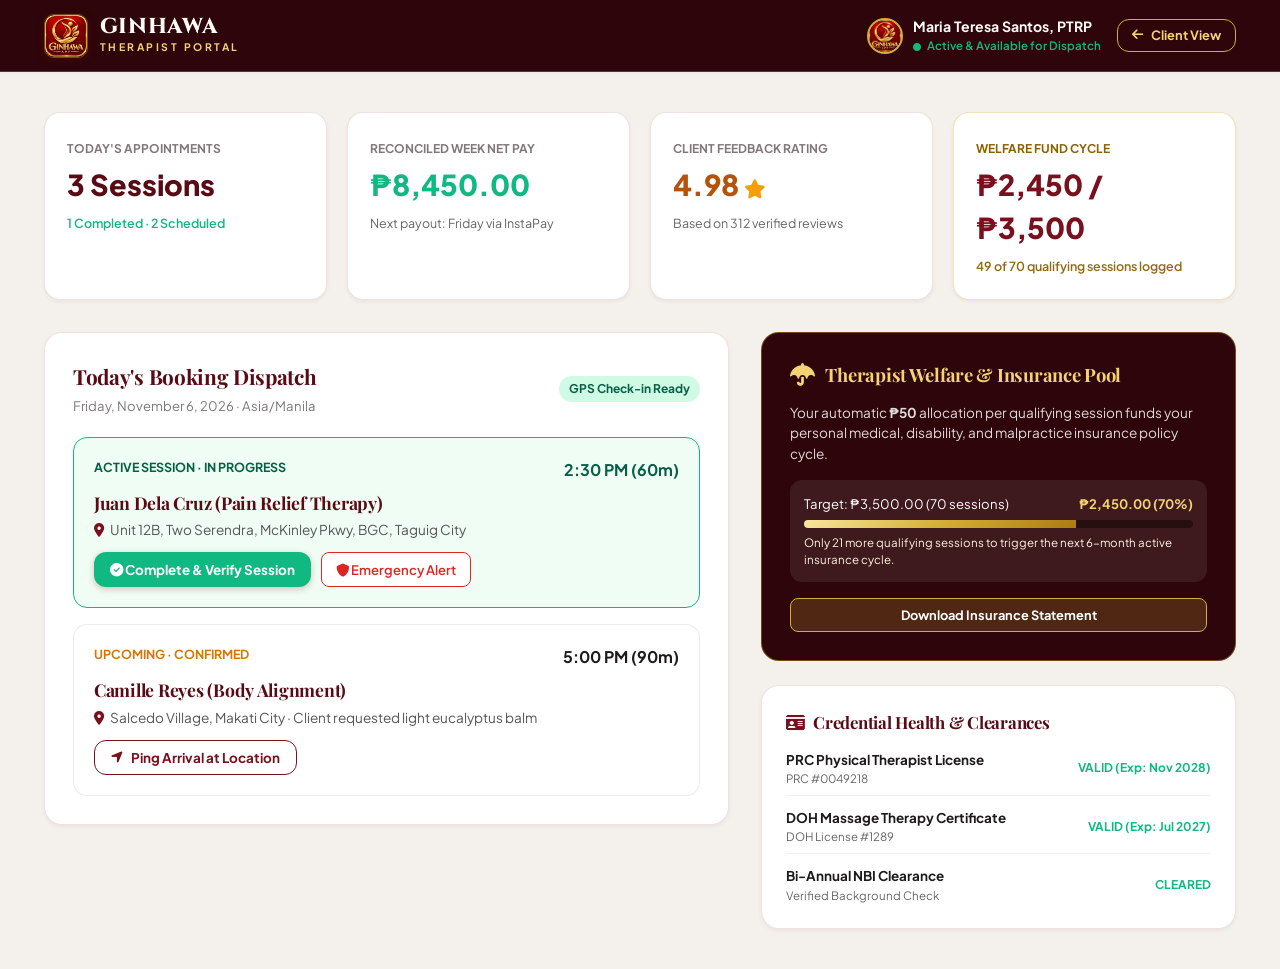
<file: public/therapist-portal.html>
<!DOCTYPE html>
<html lang="en">
<head>
  <meta charset="UTF-8" />
  <meta name="viewport" content="width=device-width, initial-scale=1.0" />
  <title>Therapist Operations Portal — Ginhawa App</title>
  <meta name="description" content="Ginhawa Therapist Portal: manage today's bookings, track weekly payouts, view session check-ins, and monitor welfare insurance accumulation." />
  
  <link rel="icon" type="image/jpeg" href="assets/logo.jpg" />
  <link rel="manifest" href="manifest.json" />
  <link rel="stylesheet" href="https://cdnjs.cloudflare.com/ajax/libs/font-awesome/6.5.1/css/all.min.css" />
  <link rel="stylesheet" href="css/style.css" />
</head>
<body style="background: #F4F0EB;">

  <!-- Portal Navigation Header -->
  <header class="top-header" style="background: #2E050A; border-bottom: 1px solid rgba(212, 175, 55, 0.3);">
    <div class="container header-inner">
      <a href="index.html" class="brand-lockup">
        <img src="assets/logo.jpg" alt="Ginhawa Logo" class="brand-emblem" />
        <div class="brand-text">
          <span class="brand-title" style="color: #FFFDF8;">GINHAWA</span>
          <span class="brand-sub" style="color: var(--gold-light);">THERAPIST PORTAL</span>
        </div>
      </a>

      <div style="display: flex; align-items: center; gap: 16px;">
        <div style="display: flex; align-items: center; gap: 10px; color: #FFFDF8; font-size: 0.88rem;">
          <img src="https://images.unsplash.com/photo-1594824813576-9218faab7d3c?w=100&auto=format&fit=crop&q=80" 
               alt="Therapist Profile" 
               style="width: 36px; height: 36px; border-radius: 999px; border: 2px solid var(--gold-metallic);" 
               onerror="this.src='assets/logo.jpg';" />
          <div style="display: flex; flex-direction: column;">
            <strong>Maria Teresa Santos, PTRP</strong>
            <span style="font-size: 0.72rem; color: #10B981; font-weight: 600;">
              <i class="fa-solid fa-circle" style="font-size: 0.5rem; margin-right: 4px;"></i> Active & Available for Dispatch
            </span>
          </div>
        </div>

        <a href="index.html" class="btn-outline-gold" style="border-color: var(--gold-metallic); color: var(--gold-light); padding: 6px 14px; font-size: 0.8rem;">
          <i class="fa-solid fa-arrow-left"></i> Client View
        </a>
      </div>
    </div>
  </header>

  <!-- Main Therapist Dashboard -->
  <main class="container" style="padding: 40px 24px;">
    
    <!-- Top KPI Metric Strip -->
    <div style="display: grid; grid-template-columns: repeat(auto-fit, minmax(220px, 1fr)); gap: 20px; margin-bottom: 32px;">
      
      <div style="background: #fff; padding: 22px; border-radius: 16px; border: 1px solid var(--border-card); box-shadow: var(--shadow-sm);">
        <span style="font-size: 0.75rem; text-transform: uppercase; color: var(--text-muted); font-weight: 700;">Today's Appointments</span>
        <div style="font-size: 1.8rem; font-weight: 800; color: var(--crimson-dark); margin: 4px 0;">3 Sessions</div>
        <span style="font-size: 0.78rem; color: #10B981; font-weight: 600;">1 Completed · 2 Scheduled</span>
      </div>

      <div style="background: #fff; padding: 22px; border-radius: 16px; border: 1px solid var(--border-card); box-shadow: var(--shadow-sm);">
        <span style="font-size: 0.75rem; text-transform: uppercase; color: var(--text-muted); font-weight: 700;">Reconciled Week Net Pay</span>
        <div style="font-size: 1.8rem; font-weight: 800; color: #10B981; margin: 4px 0;">₱8,450.00</div>
        <span style="font-size: 0.78rem; color: #666;">Next payout: Friday via InstaPay</span>
      </div>

      <div style="background: #fff; padding: 22px; border-radius: 16px; border: 1px solid var(--border-card); box-shadow: var(--shadow-sm);">
        <span style="font-size: 0.75rem; text-transform: uppercase; color: var(--text-muted); font-weight: 700;">Client Feedback Rating</span>
        <div style="font-size: 1.8rem; font-weight: 800; color: #B45309; margin: 4px 0;">
          4.98 <i class="fa-solid fa-star" style="font-size: 1.2rem; color: #F59E0B;"></i>
        </div>
        <span style="font-size: 0.78rem; color: #666;">Based on 312 verified reviews</span>
      </div>

      <div style="background: #fff; padding: 22px; border-radius: 16px; border: 1px solid var(--gold-border); box-shadow: var(--shadow-sm);">
        <span style="font-size: 0.75rem; text-transform: uppercase; color: #8C6200; font-weight: 700;">Welfare Fund Cycle</span>
        <div style="font-size: 1.8rem; font-weight: 800; color: var(--crimson-primary); margin: 4px 0;">₱2,450 / ₱3,500</div>
        <span style="font-size: 0.78rem; color: var(--gold-dark); font-weight: 600;">49 of 70 qualifying sessions logged</span>
      </div>

    </div>

    <!-- Active Schedule & Pending Bookings -->
    <div style="display: grid; grid-template-columns: 1.3fr 0.9fr; gap: 32px; align-items: flex-start;">
      
      <!-- Left Column: Today's Dispatch Queue -->
      <div style="background: #fff; border-radius: 18px; border: 1px solid var(--border-card); padding: 28px; box-shadow: var(--shadow-sm);">
        <div style="display: flex; justify-content: space-between; align-items: center; margin-bottom: 20px;">
          <div>
            <h2 style="font-size: 1.3rem; color: var(--crimson-dark);">Today's Booking Dispatch</h2>
            <span style="font-size: 0.82rem; color: var(--text-muted);">Friday, November 6, 2026 · Asia/Manila</span>
          </div>
          <span style="background: #D1FAE5; color: #065F46; padding: 4px 10px; border-radius: 999px; font-size: 0.75rem; font-weight: 700;">
            GPS Check-in Ready
          </span>
        </div>

        <div style="display: flex; flex-direction: column; gap: 16px;">
          
          <!-- Appointment Item 1 -->
          <div style="border: 1px solid #10B981; background: #F0FDF4; border-radius: 14px; padding: 20px;">
            <div style="display: flex; justify-content: space-between; margin-bottom: 8px;">
              <span style="font-size: 0.78rem; font-weight: 700; color: #065F46; text-transform: uppercase;">
                ACTIVE SESSION · IN PROGRESS
              </span>
              <strong style="color: #065F46;">2:30 PM (60m)</strong>
            </div>
            <h3 style="font-size: 1.1rem; color: var(--crimson-dark); margin-bottom: 4px;">Juan Dela Cruz (Pain Relief Therapy)</h3>
            <p style="font-size: 0.85rem; color: #555; margin-bottom: 12px;">
              <i class="fa-solid fa-location-dot" style="color: var(--crimson-primary); margin-right: 4px;"></i>
              Unit 12B, Two Serendra, McKinley Pkwy, BGC, Taguig City
            </p>
            <div style="display: flex; gap: 10px;">
              <button onclick="showToast('Session completion recorded. Client invoice dispatched.', 'success')" class="btn-signup" style="background: #10B981; font-size: 0.84rem; padding: 8px 16px;">
                <i class="fa-solid fa-circle-check"></i> Complete & Verify Session
              </button>
              <button onclick="openSafetyModal()" style="background: #fff; border: 1px solid #DC2626; color: #DC2626; padding: 8px 14px; border-radius: 8px; font-weight: 600; font-size: 0.82rem;">
                <i class="fa-solid fa-shield"></i> Emergency Alert
              </button>
            </div>
          </div>

          <!-- Appointment Item 2 -->
          <div style="border: 1px solid var(--border-subtle); background: #fff; border-radius: 14px; padding: 20px;">
            <div style="display: flex; justify-content: space-between; margin-bottom: 8px;">
              <span style="font-size: 0.78rem; font-weight: 700; color: #D97706; text-transform: uppercase;">
                UPCOMING · CONFIRMED
              </span>
              <strong>5:00 PM (90m)</strong>
            </div>
            <h3 style="font-size: 1.1rem; color: var(--crimson-dark); margin-bottom: 4px;">Camille Reyes (Body Alignment)</h3>
            <p style="font-size: 0.85rem; color: #555; margin-bottom: 12px;">
              <i class="fa-solid fa-location-dot" style="color: var(--crimson-primary); margin-right: 4px;"></i>
              Salcedo Village, Makati City · Client requested light eucalyptus balm
            </p>
            <button onclick="showToast('Arrival GPS ping confirmed. Client notified.', 'info')" class="btn-outline-gold" style="font-size: 0.84rem; padding: 8px 16px;">
              <i class="fa-solid fa-location-arrow"></i> Ping Arrival at Location
            </button>
          </div>

        </div>
      </div>

      <!-- Right Column: Welfare Fund & Compliance Status -->
      <div style="display: flex; flex-direction: column; gap: 24px;">
        
        <!-- Welfare Fund Box -->
        <div style="background: #2E050A; color: #fff; border-radius: 18px; padding: 28px; border: 1px solid rgba(212, 175, 55, 0.4);">
          <div style="display: flex; align-items: center; gap: 10px; margin-bottom: 14px;">
            <i class="fa-solid fa-umbrella" style="color: var(--gold-light); font-size: 1.4rem;"></i>
            <h3 style="font-size: 1.15rem; color: var(--gold-light); margin-bottom: 0;">Therapist Welfare & Insurance Pool</h3>
          </div>
          <p style="font-size: 0.85rem; color: rgba(255,255,255,0.85); line-height: 1.5; margin-bottom: 16px;">
            Your automatic <strong>₱50</strong> allocation per qualifying session funds your personal medical, disability, and malpractice insurance policy cycle.
          </p>

          <div style="background: rgba(255,255,255,0.08); border-radius: 12px; padding: 14px; margin-bottom: 16px;">
            <div style="display: flex; justify-content: space-between; font-size: 0.82rem; margin-bottom: 6px;">
              <span>Target: ₱3,500.00 (70 sessions)</span>
              <strong style="color: var(--gold-light);">₱2,450.00 (70%)</strong>
            </div>
            <div style="background: rgba(0,0,0,0.4); border-radius: 999px; height: 8px; overflow: hidden;">
              <div style="background: var(--gold-gradient); width: 70%; height: 100%;"></div>
            </div>
            <small style="color: var(--gold-pale); display: block; margin-top: 6px; font-size: 0.72rem;">
              Only 21 more qualifying sessions to trigger the next 6-month active insurance cycle.
            </small>
          </div>

          <button onclick="showToast('Insurance Cycle Statement downloaded.', 'info')" style="width: 100%; background: rgba(212, 175, 55, 0.2); border: 1px solid var(--gold-metallic); color: #fff; padding: 8px; border-radius: 8px; font-size: 0.8rem; font-weight: 700;">
            Download Insurance Statement
          </button>
        </div>

        <!-- Credential Health & Expiration Tracker -->
        <div style="background: #fff; border-radius: 18px; border: 1px solid var(--border-card); padding: 24px; box-shadow: var(--shadow-sm);">
          <h3 style="font-size: 1.05rem; color: var(--crimson-dark); margin-bottom: 14px; display: flex; align-items: center; gap: 8px;">
            <i class="fa-solid fa-id-card" style="color: var(--crimson-primary);"></i> Credential Health & Clearances
          </h3>

          <div style="display: flex; flex-direction: column; gap: 12px; font-size: 0.84rem;">
            <div style="display: flex; justify-content: space-between; align-items: center; border-bottom: 1px solid #f0f0f0; padding-bottom: 8px;">
              <div>
                <strong>PRC Physical Therapist License</strong>
                <span style="display: block; font-size: 0.72rem; color: #666;">PRC #0049218</span>
              </div>
              <span style="color: #10B981; font-weight: 700; font-size: 0.75rem;">VALID (Exp: Nov 2028)</span>
            </div>

            <div style="display: flex; justify-content: space-between; align-items: center; border-bottom: 1px solid #f0f0f0; padding-bottom: 8px;">
              <div>
                <strong>DOH Massage Therapy Certificate</strong>
                <span style="display: block; font-size: 0.72rem; color: #666;">DOH License #1289</span>
              </div>
              <span style="color: #10B981; font-weight: 700; font-size: 0.75rem;">VALID (Exp: Jul 2027)</span>
            </div>

            <div style="display: flex; justify-content: space-between; align-items: center;">
              <div>
                <strong>Bi-Annual NBI Clearance</strong>
                <span style="display: block; font-size: 0.72rem; color: #666;">Verified Background Check</span>
              </div>
              <span style="color: #10B981; font-weight: 700; font-size: 0.75rem;">CLEARED</span>
            </div>
          </div>
        </div>

      </div>

    </div>

  </main>

  <div id="toast-container" class="toast-container"></div>
  <script src="js/app.js"></script>
</body>
</html>
</file>
<file: public/css/style.css>
/* ==========================================================================
   GINHAWA APP — Master Design System & Production Stylesheet
   Professional Care. Natural Healing. A Better You.
   ========================================================================== */

@import url('https://fonts.googleapis.com/css2?family=Playfair+Display:ital,wght@0,500;0,600;0,700;1,400;1,600&family=Plus+Jakarta+Sans:wght@400;500;600;700&family=Cinzel:wght@600;700;800&family=Marck+Script&display=swap');

/* --- Root Variables & Tokens --- */
:root {
  --font-serif: 'Playfair Display', Georgia, serif;
  --font-display: 'Cinzel', 'Playfair Display', serif;
  --font-sans: 'Plus Jakarta Sans', -apple-system, BlinkMacSystemFont, "Segoe UI", Roboto, sans-serif;
  --font-script: 'Marck Script', cursive;

  /* Primary Brand: Deep Crimson & Burgundy */
  --crimson-darkest: #38040B;
  --crimson-dark: #580B15;
  --crimson-primary: #78101E;
  --crimson-vibrant: #961727;
  --crimson-light: #B82537;
  --crimson-surface: #2E050A;

  /* Gold Palette: Luxury Metallic Luster */
  --gold-dark: #916912;
  --gold-primary: #C99726;
  --gold-metallic: #D4AF37;
  --gold-light: #F4D375;
  --gold-pale: #FDF6E2;
  --gold-border: rgba(212, 175, 55, 0.35);
  --gold-gradient: linear-gradient(135deg, #F9E79F 0%, #D4AF37 50%, #AA7C11 100%);
  --crimson-gradient: linear-gradient(135deg, #580B15 0%, #78101E 50%, #40060E 100%);

  /* Neutrals */
  --bg-canvas: #FAF8F5;
  --bg-card: #FFFFFF;
  --bg-surface-subtle: #F3EFEA;
  --text-primary: #1F191B;
  --text-secondary: #574D50;
  --text-muted: #82777B;
  --border-subtle: rgba(0, 0, 0, 0.08);
  --border-card: rgba(120, 16, 30, 0.12);

  /* Elevation */
  --shadow-sm: 0 2px 4px rgba(56, 4, 11, 0.05);
  --shadow-md: 0 4px 12px rgba(56, 4, 11, 0.08);
  --shadow-lg: 0 12px 28px rgba(56, 4, 11, 0.12);
  --shadow-gold: 0 8px 24px rgba(201, 151, 38, 0.25);
  --shadow-crimson: 0 8px 24px rgba(120, 16, 30, 0.28);

  /* Radius */
  --radius-sm: 8px;
  --radius-md: 12px;
  --radius-lg: 18px;
  --radius-xl: 24px;
  --radius-full: 9999px;

  /* Sizing */
  --header-height: 72px;
  --bottom-nav-height: 64px;
}

/* --- Base & Reset --- */
*, *::before, *::after {
  box-sizing: border-box;
  margin: 0;
  padding: 0;
}

html {
  font-family: var(--font-sans);
  background-color: var(--bg-canvas);
  color: var(--text-primary);
  line-height: 1.5;
  -webkit-font-smoothing: antialiased;
  scroll-behavior: smooth;
}

body {
  min-height: 100vh;
  display: flex;
  flex-direction: column;
  overflow-x: hidden;
  padding-bottom: 0;
}

/* Add padding on mobile to account for bottom navigation */
@media (max-width: 768px) {
  body {
    padding-bottom: calc(var(--bottom-nav-height) + 12px);
  }
}

a {
  color: inherit;
  text-decoration: none;
}

button {
  font-family: inherit;
  cursor: pointer;
  border: none;
  background: none;
}

img {
  max-width: 100%;
  height: auto;
  display: block;
}

/* --- Typography --- */
h1, h2, h3, .font-serif {
  font-family: var(--font-serif);
  font-weight: 700;
  letter-spacing: -0.015em;
  text-wrap: balance;
}

.font-display {
  font-family: var(--font-display);
}

.script-accent {
  font-family: var(--font-script);
  font-size: 2.1rem;
  line-height: 1.1;
  color: #F8E7B9;
  letter-spacing: 0.02em;
}

/* --- Layout Containers --- */
.container {
  width: 100%;
  max-width: 1240px;
  margin: 0 auto;
  padding: 0 24px;
}

@media (max-width: 640px) {
  .container {
    padding: 0 16px;
  }
}

/* --- Top Navigation Bar --- */
.top-header {
  position: sticky;
  top: 0;
  z-index: 100;
  height: var(--header-height);
  background: rgba(255, 255, 255, 0.96);
  backdrop-filter: blur(12px);
  -webkit-backdrop-filter: blur(12px);
  border-bottom: 1px solid rgba(120, 16, 30, 0.08);
  box-shadow: 0 1px 4px rgba(0,0,0,0.03);
}

.top-header .header-inner {
  display: flex;
  align-items: center;
  justify-content: space-between;
  height: 100%;
}

.brand-lockup {
  display: flex;
  align-items: center;
  gap: 12px;
  text-decoration: none;
}

.brand-emblem {
  width: 44px;
  height: 44px;
  border-radius: 10px;
  object-fit: cover;
  box-shadow: 0 2px 8px rgba(120, 16, 30, 0.25);
  border: 1px solid rgba(212, 175, 55, 0.4);
}

.brand-text {
  display: flex;
  flex-direction: column;
}

.brand-title {
  font-family: var(--font-display);
  font-size: 1.35rem;
  font-weight: 800;
  letter-spacing: 0.04em;
  color: var(--crimson-dark);
  line-height: 1;
}

.brand-sub {
  font-family: var(--font-sans);
  font-size: 0.65rem;
  letter-spacing: 0.24em;
  font-weight: 700;
  color: var(--gold-dark);
  text-transform: uppercase;
  margin-top: 2px;
}

.nav-links {
  display: flex;
  align-items: center;
  gap: 26px;
}

.nav-link {
  font-size: 0.88rem;
  font-weight: 600;
  color: var(--text-secondary);
  transition: color 0.18s ease;
  white-space: nowrap;
  position: relative;
  padding: 6px 0;
}

.nav-link:hover, .nav-link.active {
  color: var(--crimson-primary);
}

.nav-link.active::after {
  content: '';
  position: absolute;
  bottom: 0;
  left: 0;
  width: 100%;
  height: 2px;
  background: var(--crimson-primary);
  border-radius: 2px;
}

.header-actions {
  display: flex;
  align-items: center;
  gap: 12px;
}

.btn-icon {
  width: 40px;
  height: 40px;
  display: flex;
  align-items: center;
  justify-content: center;
  border-radius: var(--radius-full);
  color: var(--text-secondary);
  transition: all 0.2s;
}

.btn-icon:hover {
  background: var(--bg-surface-subtle);
  color: var(--crimson-primary);
}

.btn-login {
  padding: 8px 18px;
  font-size: 0.88rem;
  font-weight: 600;
  color: var(--crimson-primary);
  border-radius: var(--radius-md);
  transition: all 0.2s;
}

.btn-login:hover {
  background: rgba(120, 16, 30, 0.05);
}

.btn-signup {
  padding: 9px 20px;
  font-size: 0.88rem;
  font-weight: 700;
  color: #FFFFFF;
  background: var(--crimson-primary);
  border-radius: var(--radius-md);
  box-shadow: 0 2px 6px rgba(120, 16, 30, 0.25);
  transition: all 0.2s;
  white-space: nowrap;
}

.btn-signup:hover {
  background: var(--crimson-dark);
  transform: translateY(-1px);
}

.mobile-menu-trigger {
  display: none;
  width: 44px;
  height: 44px;
  align-items: center;
  justify-content: center;
  color: var(--crimson-dark);
  font-size: 1.4rem;
}

/* --- Hero Banner Section --- */
.hero-section {
  position: relative;
  background: radial-gradient(circle at 75% 30%, #8C1625 0%, #580B15 50%, #30040A 100%);
  color: #FFFFFF;
  padding: 56px 0 64px 0;
  overflow: hidden;
}

.hero-section::before {
  content: '';
  position: absolute;
  top: 0;
  left: 0;
  right: 0;
  bottom: 0;
  background: url("data:image/svg+xml,%3Csvg width='60' height='60' viewBox='0 0 60 60' xmlns='http://www.w3.org/2000/svg'%3E%3Cg fill='%23d4af37' fill-opacity='0.03' fill-rule='evenodd'%3E%3Cpath d='M36 34v-4h-2v4h-4v2h4v4h2v-4h4v-2h-4zm0-30V0h-2v4h-4v2h4v4h2V6h4V4h-4zM6 34v-4H4v4H0v2h4v4h2v-4h4v-2H6zM6 4V0H4v4H0v2h4v4h2V6h4V4H6z'/%3E%3C/g%3E%3C/svg%3E");
  pointer-events: none;
}

.hero-grid {
  display: grid;
  grid-template-columns: 1.15fr 0.85fr;
  align-items: center;
  gap: 40px;
  position: relative;
  z-index: 2;
}

.hero-emblem-large {
  display: flex;
  align-items: center;
  gap: 16px;
  margin-bottom: 24px;
}

.hero-emblem-img {
  width: 68px;
  height: 68px;
  border-radius: 16px;
  object-fit: cover;
  box-shadow: 0 4px 20px rgba(0, 0, 0, 0.4);
  border: 2px solid rgba(212, 175, 55, 0.6);
}

.hero-emblem-text h2 {
  font-family: var(--font-display);
  font-size: 1.85rem;
  letter-spacing: 0.06em;
  color: #FFFDF8;
  line-height: 1;
}

.hero-emblem-text span {
  font-size: 0.78rem;
  letter-spacing: 0.3em;
  color: var(--gold-light);
  font-weight: 700;
  text-transform: uppercase;
}

.hero-headline {
  font-size: clamp(2rem, 3.6vw, 3.25rem);
  line-height: 1.14;
  font-weight: 700;
  color: #FFFFFF;
  margin-bottom: 16px;
  text-shadow: 0 2px 10px rgba(0, 0, 0, 0.3);
}

.hero-subhead {
  font-size: 1.05rem;
  color: rgba(255, 255, 255, 0.85);
  line-height: 1.6;
  max-width: 540px;
  margin-bottom: 32px;
}

.hero-media-wrap {
  position: relative;
  display: flex;
  justify-content: flex-end;
}

.hero-photo-frame {
  position: relative;
  width: 100%;
  max-width: 440px;
  border-radius: var(--radius-xl);
  overflow: hidden;
  box-shadow: 0 20px 40px rgba(0, 0, 0, 0.45);
  border: 3px solid rgba(212, 175, 55, 0.3);
}

.hero-photo-img {
  width: 100%;
  height: 380px;
  object-fit: cover;
  display: block;
}

.hero-script-tag {
  position: absolute;
  bottom: 24px;
  right: 24px;
  background: rgba(46, 5, 10, 0.85);
  backdrop-filter: blur(8px);
  padding: 12px 20px;
  border-radius: var(--radius-lg);
  border: 1px solid rgba(212, 175, 55, 0.4);
  box-shadow: 0 8px 24px rgba(0,0,0,0.3);
  text-align: right;
}

/* --- Search Bar Floating Card --- */
.search-bar-card {
  position: relative;
  margin-top: 36px;
  background: #FFFFFF;
  border-radius: var(--radius-xl);
  padding: 12px 16px;
  box-shadow: 0 16px 36px rgba(0, 0, 0, 0.25);
  border: 1px solid rgba(212, 175, 55, 0.35);
  z-index: 10;
}

.search-form-grid {
  display: grid;
  grid-template-columns: 1fr 1fr 1fr auto;
  gap: 12px;
  align-items: center;
}

.search-field {
  display: flex;
  align-items: center;
  gap: 10px;
  padding: 10px 14px;
  border-radius: var(--radius-md);
  background: var(--bg-surface-subtle);
  border: 1px solid transparent;
  transition: all 0.2s;
}

.search-field:focus-within {
  border-color: var(--gold-primary);
  background: #FFFFFF;
  box-shadow: 0 0 0 3px rgba(201, 151, 38, 0.15);
}

.search-field-icon {
  color: var(--crimson-primary);
  font-size: 1.15rem;
  flex-shrink: 0;
}

.search-field-content {
  display: flex;
  flex-direction: column;
  flex-grow: 1;
}

.search-field-label {
  font-size: 0.68rem;
  text-transform: uppercase;
  letter-spacing: 0.08em;
  font-weight: 700;
  color: var(--text-muted);
}

.search-field-select, .search-field-input {
  border: none;
  background: transparent;
  font-size: 0.9rem;
  font-weight: 600;
  color: var(--text-primary);
  outline: none;
  width: 100%;
  cursor: pointer;
}

.btn-search-submit {
  display: flex;
  align-items: center;
  justify-content: center;
  gap: 8px;
  background: linear-gradient(135deg, var(--crimson-primary) 0%, var(--crimson-dark) 100%);
  color: #FFFFFF;
  padding: 14px 28px;
  border-radius: var(--radius-md);
  font-size: 0.94rem;
  font-weight: 700;
  letter-spacing: 0.02em;
  box-shadow: var(--shadow-crimson);
  transition: all 0.2s;
  white-space: nowrap;
  min-height: 48px;
}

.btn-search-submit:hover {
  background: linear-gradient(135deg, var(--crimson-vibrant) 0%, var(--crimson-primary) 100%);
  transform: translateY(-1px);
  box-shadow: 0 10px 28px rgba(120, 16, 30, 0.35);
}

/* --- Service Shortcut Cards Strip --- */
.services-strip-wrap {
  margin-top: 40px;
}

.services-strip-grid {
  display: grid;
  grid-template-columns: repeat(8, 1fr);
  gap: 12px;
}

.service-tile {
  background: rgba(60, 8, 14, 0.75);
  backdrop-filter: blur(8px);
  border: 1px solid rgba(212, 175, 55, 0.28);
  border-radius: var(--radius-lg);
  padding: 18px 8px;
  display: flex;
  flex-direction: column;
  align-items: center;
  text-align: center;
  gap: 10px;
  transition: all 0.24s cubic-bezier(0.16, 1, 0.3, 1);
  cursor: pointer;
  color: #FFFFFF;
  min-height: 110px;
  justify-content: center;
}

.service-tile:hover {
  background: rgba(120, 16, 30, 0.9);
  border-color: var(--gold-light);
  transform: translateY(-4px);
  box-shadow: 0 10px 24px rgba(0, 0, 0, 0.35);
}

.service-tile-icon {
  width: 44px;
  height: 44px;
  border-radius: 12px;
  display: flex;
  align-items: center;
  justify-content: center;
  border: 1px solid rgba(212, 175, 55, 0.45);
  background: rgba(40, 5, 10, 0.5);
  color: var(--gold-light);
  font-size: 1.35rem;
}

.service-tile-name {
  font-size: 0.78rem;
  font-weight: 600;
  line-height: 1.25;
  color: #F8F5EE;
}

/* --- Section: Trust & Why Choose Ginhawa --- */
.section-trust {
  padding: 84px 0;
  background: var(--bg-canvas);
}

.trust-split-grid {
  display: grid;
  grid-template-columns: 0.95fr 1.05fr;
  gap: 56px;
  align-items: center;
}

.trust-media-wrap {
  position: relative;
}

.trust-main-card {
  border-radius: var(--radius-xl);
  overflow: hidden;
  box-shadow: var(--shadow-lg);
  border: 2px solid rgba(212, 175, 55, 0.2);
  background: #FFFFFF;
}

.trust-main-card img {
  width: 100%;
  height: 440px;
  object-fit: cover;
}

.trust-floating-badge {
  position: absolute;
  bottom: -20px;
  left: 28px;
  background: #FFFFFF;
  padding: 14px 20px;
  border-radius: var(--radius-lg);
  box-shadow: 0 12px 30px rgba(0, 0, 0, 0.12);
  border: 1px solid var(--gold-border);
  display: flex;
  align-items: center;
  gap: 14px;
}

.badge-icon-wrap {
  width: 44px;
  height: 44px;
  border-radius: var(--radius-full);
  background: var(--crimson-primary);
  color: var(--gold-light);
  display: flex;
  align-items: center;
  justify-content: center;
  font-size: 1.2rem;
  flex-shrink: 0;
}

.trust-floating-badge strong {
  font-size: 0.94rem;
  color: var(--crimson-dark);
  display: block;
}

.trust-floating-badge span {
  font-size: 0.78rem;
  color: var(--text-muted);
}

.section-kicker {
  font-size: 0.78rem;
  letter-spacing: 0.2em;
  font-weight: 800;
  text-transform: uppercase;
  color: var(--crimson-primary);
  margin-bottom: 8px;
  display: inline-block;
}

.section-title {
  font-size: clamp(1.8rem, 2.8vw, 2.6rem);
  line-height: 1.2;
  color: var(--crimson-dark);
  margin-bottom: 14px;
}

.section-lead {
  font-size: 1.02rem;
  color: var(--text-secondary);
  line-height: 1.6;
  margin-bottom: 36px;
}

.trust-pillars-grid {
  display: grid;
  grid-template-columns: 1fr 1fr;
  gap: 24px;
}

.trust-pillar-card {
  display: flex;
  flex-direction: column;
  align-items: flex-start;
  gap: 12px;
  padding: 20px;
  background: #FFFFFF;
  border-radius: var(--radius-lg);
  border: 1px solid var(--border-subtle);
  box-shadow: var(--shadow-sm);
  transition: all 0.2s;
}

.trust-pillar-card:hover {
  border-color: var(--gold-border);
  box-shadow: var(--shadow-md);
  transform: translateY(-2px);
}

.pillar-icon-box {
  width: 48px;
  height: 48px;
  border-radius: var(--radius-md);
  background: rgba(120, 16, 30, 0.08);
  border: 1px solid rgba(120, 16, 30, 0.15);
  color: var(--crimson-primary);
  display: flex;
  align-items: center;
  justify-content: center;
  font-size: 1.35rem;
}

.pillar-title {
  font-size: 1rem;
  font-weight: 700;
  color: var(--crimson-dark);
}

.pillar-desc {
  font-size: 0.85rem;
  color: var(--text-secondary);
  line-height: 1.45;
}

/* --- Section: How Ginhawa Works --- */
.section-how-it-works {
  padding: 80px 0;
  background: #FFFFFF;
  border-top: 1px solid var(--border-subtle);
  border-bottom: 1px solid var(--border-subtle);
}

.how-header-row {
  display: flex;
  align-items: flex-end;
  justify-content: space-between;
  margin-bottom: 48px;
}

.btn-outline-gold {
  display: inline-flex;
  align-items: center;
  gap: 8px;
  padding: 10px 22px;
  border: 1px solid var(--crimson-primary);
  border-radius: var(--radius-md);
  color: var(--crimson-primary);
  font-weight: 700;
  font-size: 0.9rem;
  transition: all 0.2s;
}

.btn-outline-gold:hover {
  background: var(--crimson-primary);
  color: #FFFFFF;
}

.steps-grid {
  display: grid;
  grid-template-columns: repeat(4, 1fr);
  gap: 24px;
  position: relative;
}

.step-card {
  background: var(--bg-canvas);
  border-radius: var(--radius-lg);
  padding: 28px 22px;
  border: 1px solid var(--border-card);
  position: relative;
  display: flex;
  flex-direction: column;
  gap: 14px;
}

.step-number-bubble {
  width: 36px;
  height: 36px;
  border-radius: var(--radius-full);
  background: var(--crimson-primary);
  color: #FFFFFF;
  font-weight: 800;
  font-size: 0.95rem;
  display: flex;
  align-items: center;
  justify-content: center;
  box-shadow: 0 2px 8px rgba(120, 16, 30, 0.3);
}

.step-icon-wrap {
  font-size: 1.8rem;
  color: var(--gold-dark);
}

.step-title {
  font-size: 1.1rem;
  font-weight: 700;
  color: var(--crimson-dark);
}

.step-desc {
  font-size: 0.88rem;
  color: var(--text-secondary);
  line-height: 1.5;
}

/* --- Section: Featured Therapists --- */
.section-therapists {
  padding: 80px 0;
  background: var(--bg-canvas);
}

.therapists-grid {
  display: grid;
  grid-template-columns: repeat(3, 1fr);
  gap: 28px;
  margin-top: 40px;
}

.therapist-card {
  background: #FFFFFF;
  border-radius: var(--radius-xl);
  overflow: hidden;
  border: 1px solid var(--border-card);
  box-shadow: var(--shadow-sm);
  transition: all 0.24s;
  display: flex;
  flex-direction: column;
}

.therapist-card:hover {
  box-shadow: var(--shadow-lg);
  transform: translateY(-4px);
  border-color: var(--gold-border);
}

.therapist-header {
  position: relative;
  height: 170px;
  background: radial-gradient(circle at top right, var(--crimson-primary), var(--crimson-dark));
  overflow: hidden;
}

.therapist-header-bg {
  position: absolute;
  top: 0;
  left: 0;
  width: 100%;
  height: 100%;
  opacity: 0.25;
  object-fit: cover;
}

.therapist-badge-row {
  position: absolute;
  top: 14px;
  left: 14px;
  right: 14px;
  display: flex;
  justify-content: space-between;
  align-items: center;
}

.verified-pill {
  display: inline-flex;
  align-items: center;
  gap: 5px;
  background: rgba(255, 255, 255, 0.95);
  color: var(--crimson-primary);
  font-size: 0.72rem;
  font-weight: 700;
  padding: 4px 10px;
  border-radius: var(--radius-full);
  box-shadow: 0 2px 6px rgba(0,0,0,0.15);
}

.experience-tag {
  color: #FFFFFF;
  font-size: 0.75rem;
  font-weight: 600;
  background: rgba(0,0,0,0.4);
  padding: 4px 8px;
  border-radius: var(--radius-sm);
}

.therapist-avatar-wrap {
  position: relative;
  margin-top: -50px;
  padding: 0 24px;
  display: flex;
  justify-content: space-between;
  align-items: flex-end;
}

.therapist-avatar {
  width: 90px;
  height: 90px;
  border-radius: var(--radius-full);
  border: 4px solid #FFFFFF;
  box-shadow: 0 4px 12px rgba(0, 0, 0, 0.15);
  object-fit: cover;
  background: #EFEFEF;
}

.therapist-rating {
  display: flex;
  align-items: center;
  gap: 4px;
  background: #FFF9E6;
  border: 1px solid #FFE499;
  padding: 4px 10px;
  border-radius: var(--radius-full);
  font-size: 0.8rem;
  font-weight: 700;
  color: #8C6200;
}

.therapist-body {
  padding: 18px 24px 24px 24px;
  display: flex;
  flex-direction: column;
  flex-grow: 1;
}

.therapist-name {
  font-size: 1.25rem;
  font-weight: 700;
  color: var(--crimson-dark);
  margin-bottom: 4px;
}

.therapist-role {
  font-size: 0.84rem;
  color: var(--text-muted);
  margin-bottom: 12px;
}

.specialties-row {
  display: flex;
  flex-wrap: wrap;
  gap: 6px;
  margin-bottom: 18px;
}

.spec-tag {
  font-size: 0.74rem;
  font-weight: 600;
  padding: 4px 9px;
  background: var(--bg-surface-subtle);
  border-radius: var(--radius-sm);
  color: var(--text-secondary);
}

.therapist-meta-list {
  font-size: 0.82rem;
  color: var(--text-secondary);
  display: flex;
  flex-direction: column;
  gap: 6px;
  margin-bottom: 20px;
  border-top: 1px dashed var(--border-subtle);
  padding-top: 12px;
}

.meta-item {
  display: flex;
  align-items: center;
  gap: 8px;
}

.meta-icon {
  color: var(--crimson-primary);
}

.therapist-footer {
  margin-top: auto;
  display: flex;
  align-items: center;
  justify-content: space-between;
  border-top: 1px solid var(--border-subtle);
  padding-top: 16px;
}

.price-box {
  display: flex;
  flex-direction: column;
}

.price-sub {
  font-size: 0.68rem;
  text-transform: uppercase;
  color: var(--text-muted);
  font-weight: 700;
}

.price-value {
  font-size: 1.25rem;
  font-weight: 800;
  color: var(--crimson-dark);
}

.btn-book-now {
  padding: 10px 20px;
  font-size: 0.88rem;
  font-weight: 700;
  color: #FFFFFF;
  background: var(--crimson-primary);
  border-radius: var(--radius-md);
  transition: all 0.2s;
}

.btn-book-now:hover {
  background: var(--crimson-dark);
  box-shadow: 0 4px 12px rgba(120, 16, 30, 0.3);
}

/* --- Section: Safety & Insurance Guarantee --- */
.section-safety-banner {
  background: linear-gradient(135deg, #4A0810 0%, #290408 100%);
  color: #FFFFFF;
  padding: 60px 0;
  border-top: 1px solid rgba(212, 175, 55, 0.3);
  border-bottom: 1px solid rgba(212, 175, 55, 0.3);
}

.safety-banner-grid {
  display: grid;
  grid-template-columns: 1.2fr 0.8fr;
  align-items: center;
  gap: 40px;
}

.safety-banner-content h2 {
  font-size: 2rem;
  margin-bottom: 12px;
  color: var(--gold-light);
}

.safety-banner-content p {
  color: rgba(255, 255, 255, 0.85);
  font-size: 0.96rem;
  line-height: 1.6;
  margin-bottom: 24px;
}

.safety-points-list {
  display: grid;
  grid-template-columns: 1fr 1fr;
  gap: 14px;
}

.safety-point-item {
  display: flex;
  align-items: center;
  gap: 10px;
  font-size: 0.86rem;
  color: #FFFDF7;
}

.safety-point-item i {
  color: var(--gold-light);
}

.insurance-fund-badge {
  background: rgba(255, 255, 255, 0.06);
  border: 1px solid rgba(212, 175, 55, 0.4);
  border-radius: var(--radius-xl);
  padding: 28px;
  text-align: center;
  box-shadow: 0 12px 32px rgba(0,0,0,0.3);
}

.insurance-fund-badge h3 {
  font-size: 1.35rem;
  color: var(--gold-light);
  margin-bottom: 8px;
}

.insurance-fund-badge p {
  font-size: 0.84rem;
  color: rgba(255,255,255,0.8);
  margin-bottom: 18px;
  line-height: 1.5;
}

.fund-metric {
  font-size: 2.2rem;
  font-weight: 800;
  color: #FFFFFF;
  margin-bottom: 4px;
}

.fund-sub {
  font-size: 0.76rem;
  color: var(--gold-pale);
  text-transform: uppercase;
  letter-spacing: 0.1em;
}

/* --- Footer --- */
.site-footer {
  background: #250307;
  color: rgba(255, 255, 255, 0.7);
  padding: 64px 0 32px 0;
  border-top: 1px solid rgba(212, 175, 55, 0.2);
}

.footer-top-grid {
  display: grid;
  grid-template-columns: 1.4fr 1fr 1fr 1.2fr;
  gap: 40px;
  margin-bottom: 48px;
}

.footer-brand h3 {
  font-family: var(--font-display);
  color: var(--gold-light);
  font-size: 1.4rem;
  margin-bottom: 12px;
}

.footer-brand p {
  font-size: 0.88rem;
  line-height: 1.6;
  max-width: 320px;
}

.footer-col h4 {
  color: #FFFFFF;
  font-size: 0.94rem;
  font-weight: 700;
  margin-bottom: 18px;
  text-transform: uppercase;
  letter-spacing: 0.08em;
}

.footer-col ul {
  list-style: none;
  display: flex;
  flex-direction: column;
  gap: 10px;
}

.footer-col a {
  font-size: 0.85rem;
  transition: color 0.2s;
}

.footer-col a:hover {
  color: var(--gold-light);
}

.footer-bottom-row {
  border-top: 1px solid rgba(255, 255, 255, 0.08);
  padding-top: 28px;
  display: flex;
  align-items: center;
  justify-content: space-between;
  font-size: 0.82rem;
}

/* --- Mobile Bottom Tab Bar (Pattern 1 from Guidelines) --- */
.mobile-tab-bar {
  display: none;
  position: fixed;
  bottom: 0;
  left: 0;
  right: 0;
  height: var(--bottom-nav-height);
  background: rgba(255, 255, 255, 0.95);
  backdrop-filter: blur(12px);
  -webkit-backdrop-filter: blur(12px);
  border-top: 1px solid rgba(120, 16, 30, 0.12);
  z-index: 1000;
  box-shadow: 0 -4px 16px rgba(0, 0, 0, 0.06);
}

.tab-bar-grid {
  display: grid;
  grid-template-columns: repeat(5, 1fr);
  height: 100%;
}

.tab-item {
  display: flex;
  flex-direction: column;
  align-items: center;
  justify-content: center;
  gap: 4px;
  color: var(--text-muted);
  font-size: 0.68rem;
  font-weight: 600;
  transition: all 0.16s ease;
  min-height: 44px;
}

.tab-item i {
  font-size: 1.25rem;
}

.tab-item.active, .tab-item:hover {
  color: var(--crimson-primary);
}

/* --- Interactive Modals & Drawers --- */
.modal-overlay {
  position: fixed;
  top: 0;
  left: 0;
  right: 0;
  bottom: 0;
  background: rgba(18, 2, 4, 0.7);
  backdrop-filter: blur(6px);
  -webkit-backdrop-filter: blur(6px);
  z-index: 2000;
  display: flex;
  align-items: center;
  justify-content: center;
  padding: 20px;
  opacity: 0;
  visibility: hidden;
  transition: all 0.25s ease;
}

.modal-overlay.active {
  opacity: 1;
  visibility: visible;
}

.modal-dialog {
  background: #FFFFFF;
  border-radius: var(--radius-xl);
  width: 100%;
  max-width: 600px;
  max-height: 90vh;
  overflow-y: auto;
  box-shadow: 0 24px 60px rgba(0, 0, 0, 0.35);
  border: 1px solid var(--border-card);
  transform: scale(0.95) translateY(12px);
  transition: transform 0.25s cubic-bezier(0.16, 1, 0.3, 1);
}

.modal-overlay.active .modal-dialog {
  transform: scale(1) translateY(0);
}

.modal-header {
  padding: 20px 24px;
  background: linear-gradient(135deg, var(--crimson-dark) 0%, var(--crimson-primary) 100%);
  color: #FFFFFF;
  display: flex;
  align-items: center;
  justify-content: space-between;
}

.modal-header h3 {
  font-size: 1.25rem;
  font-weight: 700;
}

.modal-close-btn {
  color: rgba(255, 255, 255, 0.8);
  font-size: 1.4rem;
  width: 36px;
  height: 36px;
  display: flex;
  align-items: center;
  justify-content: center;
  border-radius: var(--radius-full);
  transition: all 0.2s;
}

.modal-close-btn:hover {
  background: rgba(255, 255, 255, 0.15);
  color: #FFFFFF;
}

.modal-body {
  padding: 24px;
}

/* Stepper inside modal */
.modal-stepper {
  display: flex;
  align-items: center;
  justify-content: space-between;
  margin-bottom: 24px;
  padding-bottom: 16px;
  border-bottom: 1px solid var(--border-subtle);
}

.step-indicator {
  display: flex;
  align-items: center;
  gap: 8px;
  font-size: 0.8rem;
  font-weight: 600;
  color: var(--text-muted);
}

.step-indicator.active {
  color: var(--crimson-primary);
}

.step-dot {
  width: 24px;
  height: 24px;
  border-radius: var(--radius-full);
  background: var(--bg-surface-subtle);
  display: flex;
  align-items: center;
  justify-content: center;
  font-size: 0.75rem;
}

.step-indicator.active .step-dot {
  background: var(--crimson-primary);
  color: #FFFFFF;
}

/* Form Styles */
.form-group {
  margin-bottom: 18px;
}

.form-label {
  display: block;
  font-size: 0.85rem;
  font-weight: 700;
  color: var(--text-primary);
  margin-bottom: 6px;
}

.form-input, .form-select, .form-textarea {
  width: 100%;
  padding: 12px 14px;
  border: 1px solid var(--border-subtle);
  border-radius: var(--radius-md);
  font-family: inherit;
  font-size: 0.92rem;
  background: var(--bg-canvas);
  color: var(--text-primary);
  transition: border-color 0.2s;
}

.form-input:focus, .form-select:focus, .form-textarea:focus {
  outline: none;
  border-color: var(--crimson-primary);
  background: #FFFFFF;
  box-shadow: 0 0 0 3px rgba(120, 16, 30, 0.1);
}

/* Fee breakdown review card */
.fee-breakdown-card {
  background: var(--bg-surface-subtle);
  border-radius: var(--radius-lg);
  padding: 18px;
  margin: 18px 0;
  border: 1px solid var(--border-card);
}

.fee-row {
  display: flex;
  justify-content: space-between;
  align-items: center;
  font-size: 0.88rem;
  padding: 6px 0;
  color: var(--text-secondary);
}

.fee-row.total {
  border-top: 1px solid rgba(0,0,0,0.12);
  margin-top: 8px;
  padding-top: 10px;
  font-weight: 800;
  font-size: 1.05rem;
  color: var(--crimson-dark);
}

/* Toast Container */
.toast-container {
  position: fixed;
  bottom: 24px;
  right: 24px;
  z-index: 3000;
  display: flex;
  flex-direction: column;
  gap: 10px;
  pointer-events: none;
}

.toast {
  pointer-events: auto;
  background: #FFFFFF;
  border-left: 4px solid var(--crimson-primary);
  border-radius: var(--radius-md);
  padding: 14px 20px;
  box-shadow: 0 10px 24px rgba(0, 0, 0, 0.15);
  display: flex;
  align-items: center;
  gap: 12px;
  min-width: 300px;
  animation: toastSlideIn 0.28s cubic-bezier(0.16, 1, 0.3, 1);
}

.toast.success {
  border-left-color: #10B981;
}

@keyframes toastSlideIn {
  from {
    opacity: 0;
    transform: translateY(20px);
  }
  to {
    opacity: 1;
    transform: translateY(0);
  }
}

/* --- View Toggle Strip (Customer / Therapist / Admin) --- */
.role-bar {
  background: #250307;
  color: #FFFDF8;
  font-size: 0.8rem;
  padding: 8px 16px;
  display: flex;
  align-items: center;
  justify-content: space-between;
  border-bottom: 1px solid rgba(212, 175, 55, 0.3);
}

.role-bar-left {
  display: flex;
  align-items: center;
  gap: 8px;
}

.role-tag {
  background: rgba(212, 175, 55, 0.25);
  color: var(--gold-light);
  padding: 2px 8px;
  border-radius: var(--radius-sm);
  font-weight: 700;
  font-size: 0.72rem;
}

.role-links {
  display: flex;
  align-items: center;
  gap: 14px;
}

.role-link-btn {
  color: rgba(255, 255, 255, 0.8);
  font-size: 0.78rem;
  padding: 3px 8px;
  border-radius: 4px;
  transition: all 0.15s;
}

.role-link-btn:hover, .role-link-btn.active {
  background: var(--crimson-primary);
  color: #FFFFFF;
}

/* --- Responsive Breakpoints --- */
@media (max-width: 1024px) {
  .services-strip-grid {
    grid-template-columns: repeat(4, 1fr);
  }
  .therapists-grid {
    grid-template-columns: repeat(2, 1fr);
  }
  .trust-split-grid {
    grid-template-columns: 1fr;
    gap: 40px;
  }
  .safety-banner-grid {
    grid-template-columns: 1fr;
  }
  .steps-grid {
    grid-template-columns: repeat(2, 1fr);
  }
  .footer-top-grid {
    grid-template-columns: repeat(2, 1fr);
  }
}

@media (max-width: 768px) {
  .top-header .nav-links, .top-header .btn-login, .top-header .btn-signup {
    display: none;
  }
  .mobile-menu-trigger {
    display: flex;
  }
  .mobile-tab-bar {
    display: block;
  }
  .hero-grid {
    grid-template-columns: 1fr;
  }
  .hero-media-wrap {
    display: none;
  }
  .search-form-grid {
    grid-template-columns: 1fr;
  }
  .services-strip-grid {
    grid-template-columns: repeat(4, 1fr);
    gap: 8px;
  }
  .service-tile {
    padding: 12px 6px;
    min-height: 96px;
  }
  .service-tile-name {
    font-size: 0.72rem;
  }
  .trust-pillars-grid {
    grid-template-columns: 1fr;
  }
  .therapists-grid {
    grid-template-columns: 1fr;
  }
  .steps-grid {
    grid-template-columns: 1fr;
  }
  .footer-top-grid {
    grid-template-columns: 1fr;
  }
  .footer-bottom-row {
    flex-direction: column;
    gap: 12px;
    text-align: center;
  }
}
</file>
